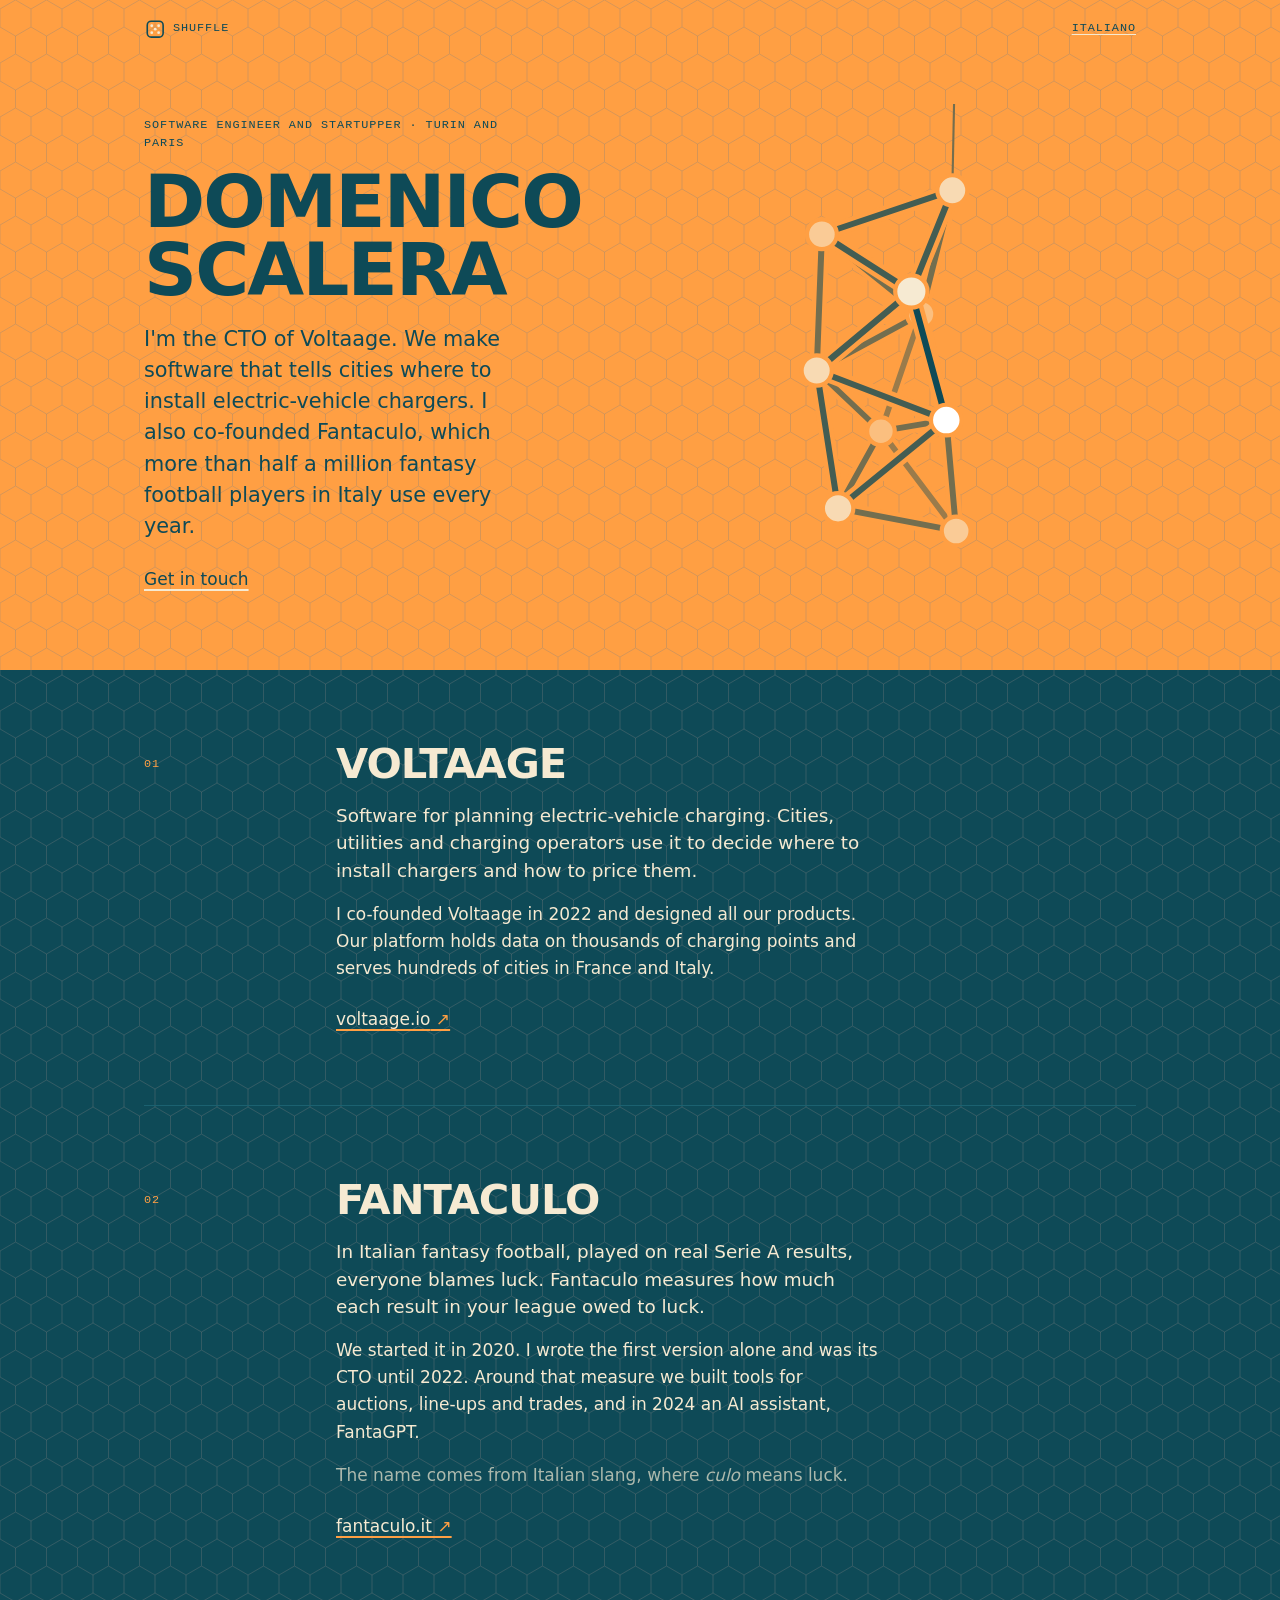
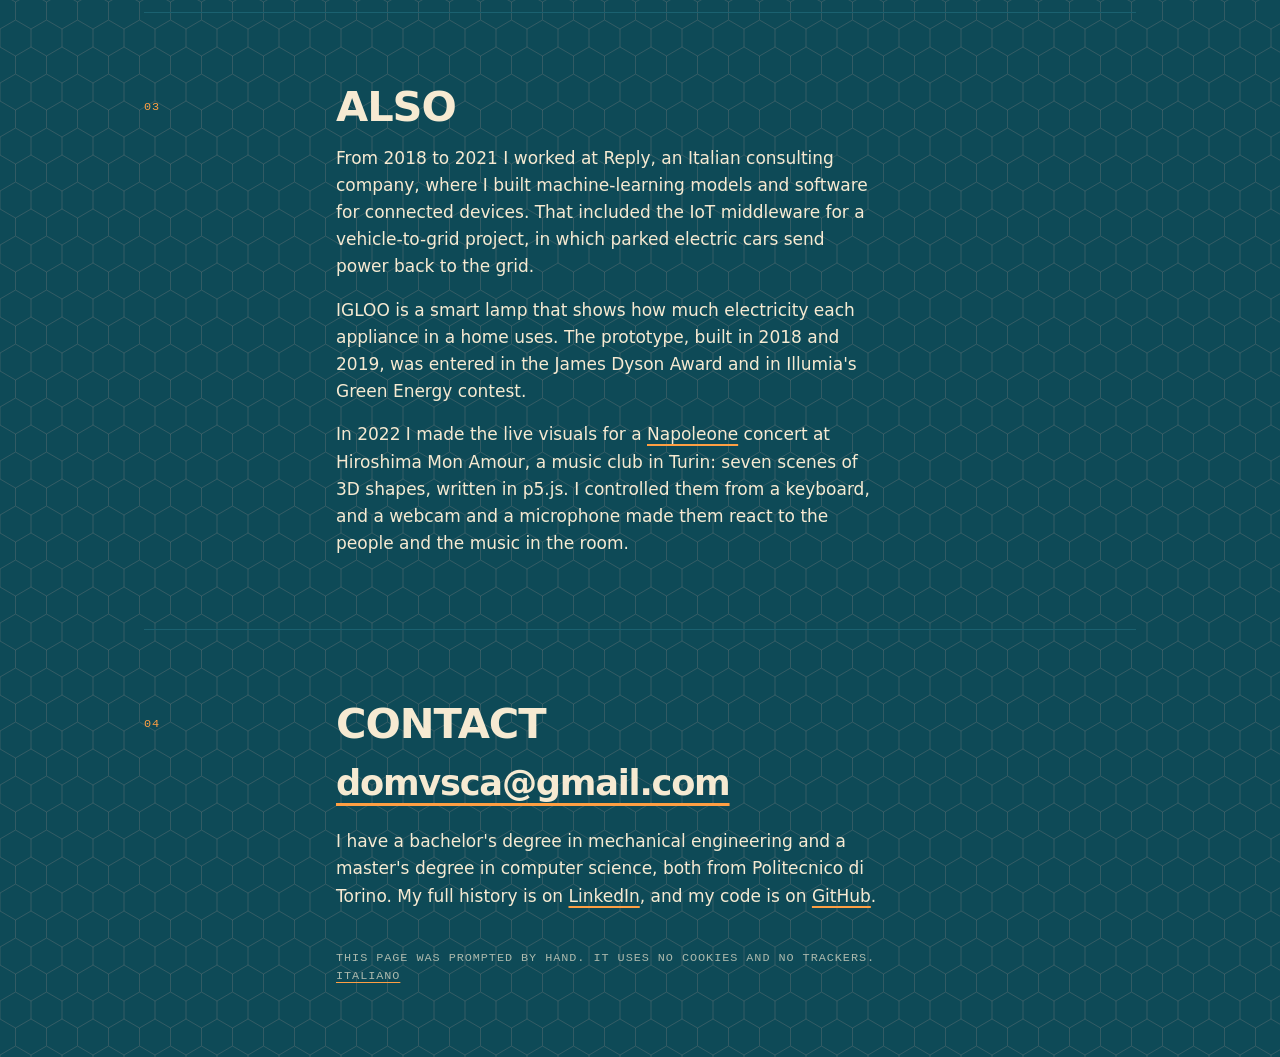
<file: index.html>
<!doctype html>
<html lang="en">
<head>
  <meta charset="utf-8">
  <meta name="viewport" content="width=device-width, initial-scale=1">
  <meta http-equiv="Content-Security-Policy" content="default-src 'none'; script-src 'self'; style-src 'self'; img-src 'self'; base-uri 'none'; form-action 'none'">
  <meta name="color-scheme" content="light dark">
  <title>Domenico Scalera, software engineer and startupper</title>
  <meta name="description" content="Software engineer and startupper. I'm the CTO of Voltaage, which tells cities where to install electric-vehicle chargers, and I co-founded Fantaculo.">
  <meta property="og:type" content="website">
  <meta property="og:url" content="https://domenicoscalera.com/">
  <meta property="og:title" content="Domenico Scalera, software engineer and startupper">
  <meta property="og:description" content="I'm the CTO of Voltaage. We make software that tells cities where to install electric-vehicle chargers. I also co-founded Fantaculo, which more than half a million fantasy football players in Italy use every year.">
  <meta property="og:locale" content="en_GB">
  <meta property="og:locale:alternate" content="it_IT">
  <meta property="og:image" content="https://domenicoscalera.com/assets/og-image.png">
  <meta property="og:image:width" content="1200">
  <meta property="og:image:height" content="630">
  <meta property="og:image:alt" content="Domenico Scalera and the rods-and-nodes drawings from his site">
  <meta name="twitter:card" content="summary_large_image">
  <link rel="icon" href="assets/icon.svg" type="image/svg+xml">
  <link rel="apple-touch-icon" href="assets/apple-touch-icon.png">
  <!-- The address of this page, without the look that a visit may carry in it. -->
  <link rel="canonical" href="https://domenicoscalera.com/">
  <link rel="alternate" hreflang="en" href="https://domenicoscalera.com/">
  <link rel="alternate" hreflang="it" href="https://domenicoscalera.com/it/">
  <link rel="alternate" hreflang="x-default" href="https://domenicoscalera.com/">
  <link rel="stylesheet" href="assets/site.css?v=0.6.0">
  <link rel="stylesheet" href="assets/palettes.css?v=0.6.0">
  <link rel="stylesheet" href="assets/looks.css?v=0.6.0">
  <!-- In the head, before the page is drawn: it picks the look of this visit. -->
  <script src="assets/look.js?v=0.7.0"></script>
  <script type="application/ld+json">
  {
    "@context": "https://schema.org",
    "@type": "Person",
    "name": "Domenico Scalera",
    "url": "https://domenicoscalera.com/",
    "jobTitle": "Software engineer and startupper",
    "worksFor": { "@type": "Organization", "name": "Voltaage", "url": "https://voltaage.io" },
    "sameAs": ["https://www.linkedin.com/in/domvsca/", "https://github.com/domvsca"]
  }
  </script>
  <script src="assets/page.js?v=0.6.0" defer></script>
  <script src="assets/element.js?v=0.6.0" defer></script>
  <script src="assets/shapes.js?v=0.6.0" defer></script>
</head>
<body>
  <div class="page">

    <header id="top" data-section>
      <p class="bar"><a href="it/" lang="it" hreflang="it" data-lang-switch>Italiano</a></p>
      <div class="hero">
        <div class="intro">
          <p class="kicker"><span>Software engineer and startupper</span> <span>Turin and Paris</span></p>
          <h1 translate="no">Domenico Scalera</h1>
          <p class="lede">I'm the CTO of <span translate="no">Voltaage</span>. We make software that tells cities where to install electric-vehicle chargers. I also co-founded <span translate="no">Fantaculo</span>, which more than half a million fantasy football players in Italy use every year.</p>
          <p class="jump"><a href="#contact">Get in touch</a></p>
        </div>
        <figure class="element" data-element="on" aria-hidden="true">
          <!-- pose:start -->
          <svg class="rods" viewBox="-180 -150 360 285" role="presentation" focusable="false" data-node-r="8.5" data-rod-w="3.4" data-case-w="8.4" data-depth="115">
            <line class="thread" data-anchor="0 -400 0" data-node="n0" x1="0" y1="-454.32" x2="0" y2="-101.15"/>
            <g class="pieces">
              <g class="rod d3" data-a="n6" data-b="n7"><line class="case" x1="46.82" y1="24.71" x2="-46.26" y2="24.61" stroke-width="7.44"/><line class="ink" x1="46.82" y1="24.71" x2="-46.26" y2="24.61" stroke-width="3.01"/></g>
              <g class="rod d3" data-a="n2" data-b="n7"><line class="case" x1="0.33" y1="-56.14" x2="-46.26" y2="24.61" stroke-width="7.45"/><line class="ink" x1="0.33" y1="-56.14" x2="-46.26" y2="24.61" stroke-width="3.02"/></g>
              <g class="rod d2" data-a="n3" data-b="n7"><line class="case" x1="-82.61" y1="-48.38" x2="-46.26" y2="24.61" stroke-width="7.8"/><line class="ink" x1="-82.61" y1="-48.38" x2="-46.26" y2="24.61" stroke-width="3.16"/></g>
              <g class="rod d2" data-a="n7" data-b="n8"><line class="case" x1="-46.26" y1="24.61" x2="-87.56" y2="50.99" stroke-width="8.03"/><line class="ink" x1="-46.26" y1="24.61" x2="-87.56" y2="50.99" stroke-width="3.25"/></g>
              <g class="rod d2" data-a="n7" data-b="n11"><line class="case" x1="-46.26" y1="24.61" x2="0" y2="94.27" stroke-width="7.77"/><line class="ink" x1="-46.26" y1="24.61" x2="0" y2="94.27" stroke-width="3.15"/></g>
              <circle class="node d3" data-id="n7" data-x="-52.27" data-y="44.72" data-z="72.58" cx="-46.26" cy="24.61" r="7.52"/>
              <g class="rod d2" data-a="n1" data-b="n6"><line class="case" x1="82.92" y1="-48.28" x2="46.82" y2="24.71" stroke-width="7.81"/><line class="ink" x1="82.92" y1="-48.28" x2="46.82" y2="24.71" stroke-width="3.16"/></g>
              <g class="rod d3" data-a="n2" data-b="n6"><line class="case" x1="0.33" y1="-56.14" x2="46.82" y2="24.71" stroke-width="7.45"/><line class="ink" x1="0.33" y1="-56.14" x2="46.82" y2="24.71" stroke-width="3.02"/></g>
              <g class="rod d2" data-a="n6" data-b="n11"><line class="case" x1="46.82" y1="24.71" x2="0" y2="94.27" stroke-width="7.78"/><line class="ink" x1="46.82" y1="24.71" x2="0" y2="94.27" stroke-width="3.15"/></g>
              <g class="rod d2" data-a="n10" data-b="n6"><line class="case" x1="87.43" y1="51.2" x2="46.82" y2="24.71" stroke-width="8.04"/><line class="ink" x1="87.43" y1="51.2" x2="46.82" y2="24.71" stroke-width="3.25"/></g>
              <circle class="node d3" data-id="n6" data-x="52.87" data-y="44.72" data-z="72.14" cx="46.82" cy="24.71" r="7.53"/>
              <g class="rod d2" data-a="n1" data-b="n2"><line class="case" x1="82.92" y1="-48.28" x2="0.33" y2="-56.14" stroke-width="7.82"/><line class="ink" x1="82.92" y1="-48.28" x2="0.33" y2="-56.14" stroke-width="3.17"/></g>
              <g class="rod d2" data-a="n0" data-b="n2"><line class="case" x1="0" y1="-101.15" x2="0.33" y2="-56.14" stroke-width="8.09"/><line class="ink" x1="0" y1="-101.15" x2="0.33" y2="-56.14" stroke-width="3.27"/></g>
              <g class="rod d2" data-a="n2" data-b="n3"><line class="case" x1="0.33" y1="-56.14" x2="-82.61" y2="-48.38" stroke-width="7.82"/><line class="ink" x1="0.33" y1="-56.14" x2="-82.61" y2="-48.38" stroke-width="3.16"/></g>
              <circle class="node d3" data-id="n2" data-x="0.37" data-y="-44.72" data-z="89.44" cx="0.33" cy="-56.14" r="7.56"/>
              <g class="rod d2" data-a="n8" data-b="n11"><line class="case" x1="-87.56" y1="50.99" x2="0" y2="94.27" stroke-width="8.37"/><line class="ink" x1="-87.56" y1="50.99" x2="0" y2="94.27" stroke-width="3.39"/></g>
              <g class="rod d1" data-a="n9" data-b="n11"><line class="case" x1="-0.43" y1="72.19" x2="0" y2="94.27" stroke-width="8.86"/><line class="ink" x1="-0.43" y1="72.19" x2="0" y2="94.27" stroke-width="3.59"/></g>
              <g class="rod d2" data-a="n10" data-b="n11"><line class="case" x1="87.43" y1="51.2" x2="0" y2="94.27" stroke-width="8.38"/><line class="ink" x1="87.43" y1="51.2" x2="0" y2="94.27" stroke-width="3.39"/></g>
              <circle class="node d2" data-id="n11" data-x="0" data-y="100" data-z="0" cx="0" cy="94.27" r="8.21"/>
              <g class="rod d1" data-a="n0" data-b="n3"><line class="case" x1="0" y1="-101.15" x2="-82.61" y2="-48.38" stroke-width="8.44"/><line class="ink" x1="0" y1="-101.15" x2="-82.61" y2="-48.38" stroke-width="3.42"/></g>
              <g class="rod d1" data-a="n3" data-b="n4"><line class="case" x1="-82.61" y1="-48.38" x2="-60.72" y2="-32.04" stroke-width="8.91"/><line class="ink" x1="-82.61" y1="-48.38" x2="-60.72" y2="-32.04" stroke-width="3.61"/></g>
              <g class="rod d2" data-a="n3" data-b="n8"><line class="case" x1="-82.61" y1="-48.38" x2="-87.56" y2="50.99" stroke-width="8.4"/><line class="ink" x1="-82.61" y1="-48.38" x2="-87.56" y2="50.99" stroke-width="3.4"/></g>
              <circle class="node d2" data-id="n3" data-x="-84.95" data-y="-44.72" data-z="27.99" cx="-82.61" cy="-48.38" r="8.27"/>
              <g class="rod d1" data-a="n0" data-b="n1"><line class="case" x1="0" y1="-101.15" x2="82.92" y2="-48.28" stroke-width="8.44"/><line class="ink" x1="0" y1="-101.15" x2="82.92" y2="-48.28" stroke-width="3.42"/></g>
              <g class="rod d1" data-a="n5" data-b="n1"><line class="case" x1="60.08" y1="-31.96" x2="82.92" y2="-48.28" stroke-width="8.92"/><line class="ink" x1="60.08" y1="-31.96" x2="82.92" y2="-48.28" stroke-width="3.61"/></g>
              <g class="rod d1" data-a="n1" data-b="n10"><line class="case" x1="82.92" y1="-48.28" x2="87.43" y2="51.2" stroke-width="8.41"/><line class="ink" x1="82.92" y1="-48.28" x2="87.43" y2="51.2" stroke-width="3.4"/></g>
              <circle class="node d2" data-id="n1" data-x="85.18" data-y="-44.72" data-z="27.29" cx="82.92" cy="-48.28" r="8.27"/>
              <g class="rod d1" data-a="n4" data-b="n8"><line class="case" x1="-60.72" y1="-32.04" x2="-87.56" y2="50.99" stroke-width="9.14"/><line class="ink" x1="-60.72" y1="-32.04" x2="-87.56" y2="50.99" stroke-width="3.7"/></g>
              <g class="rod d1" data-a="n8" data-b="n9"><line class="case" x1="-87.56" y1="50.99" x2="-0.43" y2="72.19" stroke-width="9.12"/><line class="ink" x1="-87.56" y1="50.99" x2="-0.43" y2="72.19" stroke-width="3.69"/></g>
              <circle class="node d1" data-id="n8" data-x="-85.18" data-y="44.72" data-z="-27.29" cx="-87.56" cy="50.99" r="8.74"/>
              <g class="rod d1" data-a="n9" data-b="n10"><line class="case" x1="-0.43" y1="72.19" x2="87.43" y2="51.2" stroke-width="9.12"/><line class="ink" x1="-0.43" y1="72.19" x2="87.43" y2="51.2" stroke-width="3.69"/></g>
              <g class="rod d1" data-a="n5" data-b="n10"><line class="case" x1="60.08" y1="-31.96" x2="87.43" y2="51.2" stroke-width="9.15"/><line class="ink" x1="60.08" y1="-31.96" x2="87.43" y2="51.2" stroke-width="3.7"/></g>
              <circle class="node d1" data-id="n10" data-x="84.95" data-y="44.72" data-z="-27.99" cx="87.43" cy="51.2" r="8.75"/>
              <g class="rod d1" data-a="n0" data-b="n4"><line class="case" x1="0" y1="-101.15" x2="-60.72" y2="-32.04" stroke-width="9.18"/><line class="ink" x1="0" y1="-101.15" x2="-60.72" y2="-32.04" stroke-width="3.71"/></g>
              <g class="rod d1" data-a="n0" data-b="n5"><line class="case" x1="0" y1="-101.15" x2="60.08" y2="-31.96" stroke-width="9.18"/><line class="ink" x1="0" y1="-101.15" x2="60.08" y2="-31.96" stroke-width="3.72"/></g>
              <circle class="node d1" data-id="n0" data-x="0" data-y="-100" data-z="0" cx="0" cy="-101.15" r="8.81"/>
              <g class="rod d0" data-a="n4" data-b="n9"><line class="case" x1="-60.72" y1="-32.04" x2="-0.43" y2="72.19" stroke-width="9.62"/><line class="ink" x1="-60.72" y1="-32.04" x2="-0.43" y2="72.19" stroke-width="3.9"/></g>
              <g class="rod d0" data-a="n5" data-b="n9"><line class="case" x1="60.08" y1="-31.96" x2="-0.43" y2="72.19" stroke-width="9.63"/><line class="ink" x1="60.08" y1="-31.96" x2="-0.43" y2="72.19" stroke-width="3.9"/></g>
              <circle class="node d0 mark" data-id="n9" data-x="-0.37" data-y="44.72" data-z="-89.44" cx="-0.43" cy="72.19" r="9.71"/>
              <g class="rod d0" data-a="n4" data-b="n5"><line class="case" x1="-60.72" y1="-32.04" x2="60.08" y2="-31.96" stroke-width="9.65"/><line class="ink" x1="-60.72" y1="-32.04" x2="60.08" y2="-31.96" stroke-width="3.91"/></g>
              <circle class="node d0" data-id="n4" data-x="-52.87" data-y="-44.72" data-z="-72.14" cx="-60.72" cy="-32.04" r="9.76"/>
              <circle class="node d0" data-id="n5" data-x="52.27" data-y="-44.72" data-z="-72.58" cx="60.08" cy="-31.96" r="9.77"/>
            </g>
          </svg>
          <!-- pose:end -->
        </figure>
      </div>
    </header>

    <main>
      <section id="voltaage" data-section>
        <p class="num">01</p>
        <div class="body">
          <h2 translate="no">Voltaage</h2>
          <p class="what">Software for planning electric-vehicle charging. Cities, utilities and charging operators use it to decide where to install chargers and how to price them.</p>
          <p>I co-founded <span translate="no">Voltaage</span> in 2022 and designed all our products. Our platform holds data on thousands of charging points and serves hundreds of cities in France and Italy.</p>
          <p class="out"><a href="https://voltaage.io" target="_blank" rel="noopener">voltaage.io</a></p>
        </div>
      </section>

      <section id="fantaculo" data-section>
        <p class="num">02</p>
        <div class="body">
          <h2 translate="no">Fantaculo</h2>
          <p class="what">In Italian fantasy football, played on real Serie A results, everyone blames luck. <span translate="no">Fantaculo</span> measures how much each result in your league owed to luck.</p>
          <p>We started it in 2020. I wrote the first version alone and was its CTO until 2022. Around that measure we built tools for auctions, line-ups and trades, and in 2024 an AI assistant, <span translate="no">FantaGPT</span>.</p>
          <p class="aside">The name comes from Italian slang, where <i lang="it">culo</i> means luck.</p>
          <p class="out"><a href="https://fantaculo.it" target="_blank" rel="noopener">fantaculo.it</a></p>
        </div>
      </section>

      <section id="also" data-section>
        <p class="num">03</p>
        <div class="body">
          <h2>Also</h2>
          <p>From 2018 to 2021 I worked at <span translate="no">Reply</span>, an Italian consulting company, where I built machine-learning models and software for connected devices. That included the IoT middleware for a vehicle-to-grid project, in which parked electric cars send power back to the grid.</p>
          <p><span translate="no">IGLOO</span> is a smart lamp that shows how much electricity each appliance in a home uses. The prototype, built in 2018 and 2019, was entered in the James Dyson Award and in Illumia's Green Energy contest.</p>
          <p>In 2022 I made the live visuals for a <a href="https://open.spotify.com/artist/4nQ1upAEMpLOBRRajwOoaG" target="_blank" rel="noopener" translate="no">Napoleone</a> concert at <span translate="no">Hiroshima Mon Amour</span>, a music club in Turin: seven scenes of 3D shapes, written in p5.js. I controlled them from a keyboard, and a webcam and a microphone made them react to the people and the music in the room.</p>
        </div>
      </section>
    </main>

    <footer id="contact" data-section>
      <p class="num">04</p>
      <div class="body">
        <h2>Contact</h2>
        <p class="mail"><a href="mailto:domvsca@gmail.com" translate="no">domvsca@gmail.com</a></p>
        <p>I have a bachelor's degree in mechanical engineering and a master's degree in computer science, both from Politecnico di Torino. My full history is on <a href="https://www.linkedin.com/in/domvsca/" target="_blank" rel="noopener">LinkedIn</a>, and my code is on <a href="https://github.com/domvsca" target="_blank" rel="noopener">GitHub</a>.</p>
        <p class="fine">This page was prompted by hand. It uses no cookies and no trackers. <a href="it/" lang="it" hreflang="it" data-lang-switch>Italiano</a></p>
      </div>
    </footer>

  </div>
</body>
</html>
</file>
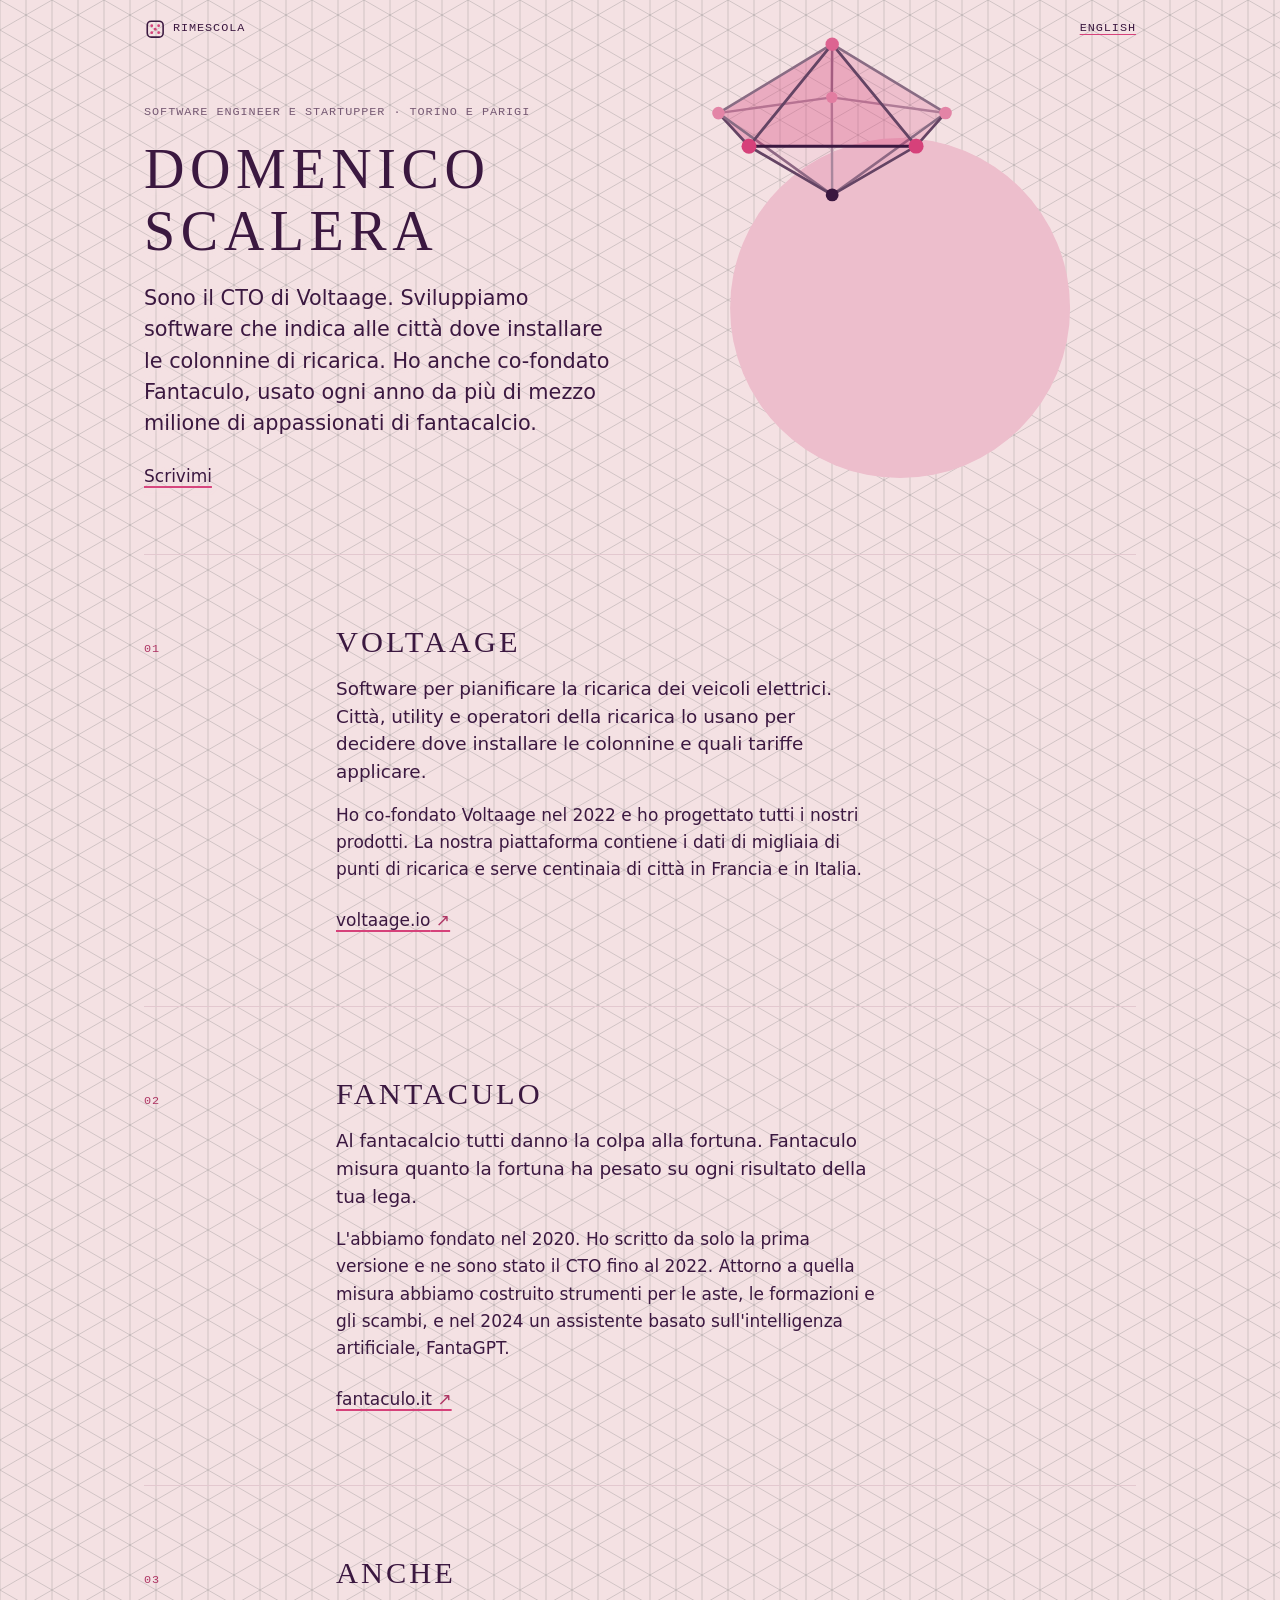
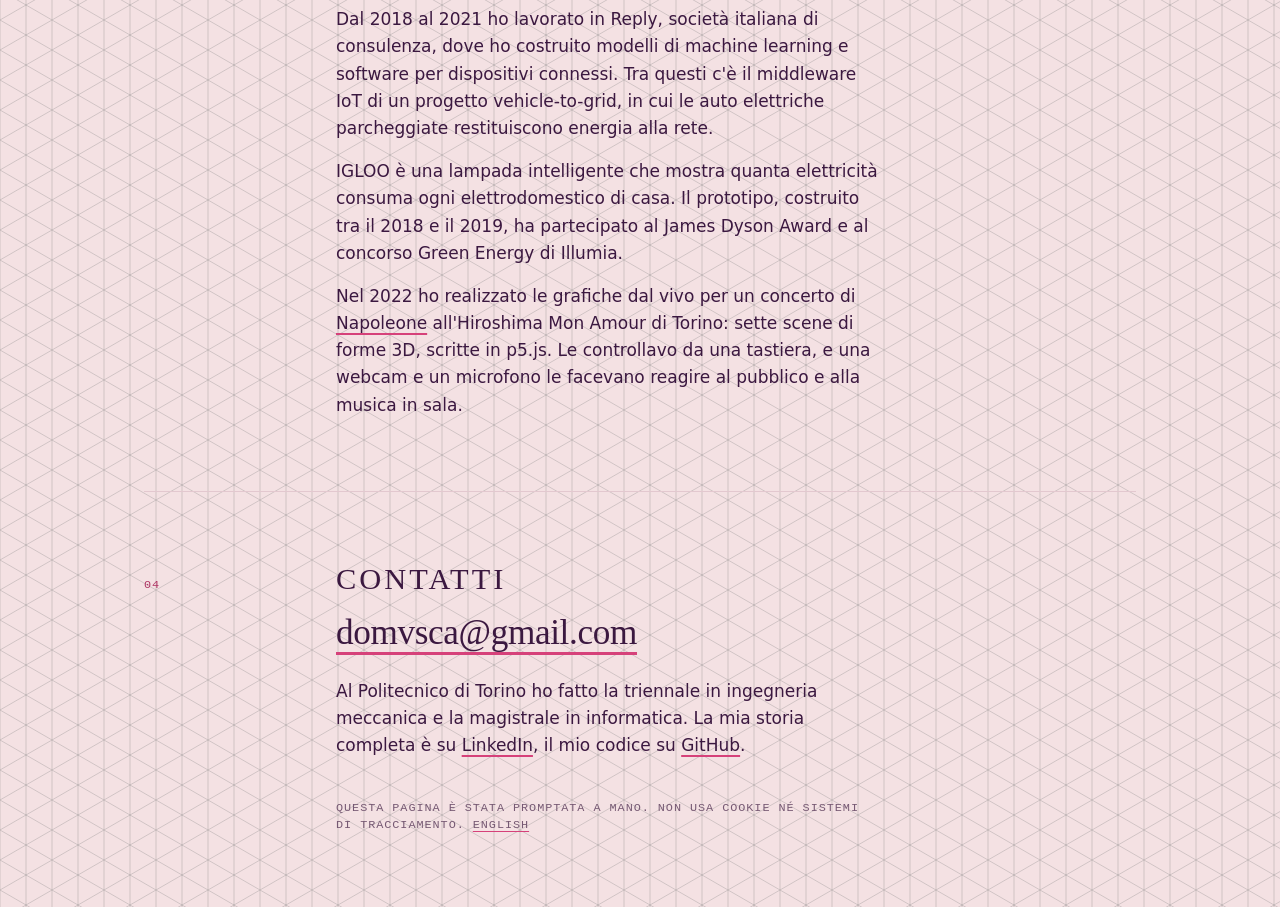
<file: it/index.html>
<!doctype html>
<html lang="it">
<head>
  <meta charset="utf-8">
  <meta name="viewport" content="width=device-width, initial-scale=1">
  <meta http-equiv="Content-Security-Policy" content="default-src 'none'; script-src 'self'; style-src 'self'; img-src 'self'; base-uri 'none'; form-action 'none'">
  <meta name="color-scheme" content="light dark">
  <title>Domenico Scalera, software engineer e startupper</title>
  <meta name="description" content="Software engineer e startupper. Sono il CTO di Voltaage, che indica alle città dove installare le colonnine di ricarica, e ho co-fondato Fantaculo.">
  <meta property="og:type" content="website">
  <meta property="og:url" content="https://domenicoscalera.com/it/">
  <meta property="og:title" content="Domenico Scalera, software engineer e startupper">
  <meta property="og:description" content="Sono il CTO di Voltaage. Sviluppiamo software che indica alle città dove installare le colonnine di ricarica. Ho anche co-fondato Fantaculo, usato ogni anno da più di mezzo milione di appassionati di fantacalcio.">
  <meta property="og:locale" content="it_IT">
  <meta property="og:locale:alternate" content="en_GB">
  <meta property="og:image" content="https://domenicoscalera.com/assets/og-image-it.png">
  <meta property="og:image:width" content="1200">
  <meta property="og:image:height" content="630">
  <meta property="og:image:alt" content="Domenico Scalera e i disegni di aste e nodi del suo sito">
  <meta name="twitter:card" content="summary_large_image">
  <link rel="icon" href="../assets/icon.svg" type="image/svg+xml">
  <link rel="apple-touch-icon" href="../assets/apple-touch-icon.png">
  <!-- The address of this page, without the look that a visit may carry in it. -->
  <link rel="canonical" href="https://domenicoscalera.com/it/">
  <link rel="alternate" hreflang="en" href="https://domenicoscalera.com/">
  <link rel="alternate" hreflang="it" href="https://domenicoscalera.com/it/">
  <link rel="alternate" hreflang="x-default" href="https://domenicoscalera.com/">
  <link rel="stylesheet" href="../assets/site.css?v=0.6.0">
  <link rel="stylesheet" href="../assets/palettes.css?v=0.6.0">
  <link rel="stylesheet" href="../assets/looks.css?v=0.6.0">
  <!-- In the head, before the page is drawn: it picks the look of this visit. -->
  <script src="../assets/look.js?v=0.7.0"></script>
  <script type="application/ld+json">
  {
    "@context": "https://schema.org",
    "@type": "Person",
    "name": "Domenico Scalera",
    "url": "https://domenicoscalera.com/",
    "jobTitle": "Software engineer e startupper",
    "worksFor": { "@type": "Organization", "name": "Voltaage", "url": "https://voltaage.io" },
    "sameAs": ["https://www.linkedin.com/in/domvsca/", "https://github.com/domvsca"]
  }
  </script>
  <script src="../assets/page.js?v=0.6.0" defer></script>
  <script src="../assets/element.js?v=0.6.0" defer></script>
  <script src="../assets/shapes.js?v=0.6.0" defer></script>
</head>
<body>
  <div class="page">

    <header id="top" data-section>
      <p class="bar"><a href="../" lang="en" hreflang="en" data-lang-switch>English</a></p>
      <div class="hero">
        <div class="intro">
          <p class="kicker"><span>Software engineer e startupper</span> <span>Torino e Parigi</span></p>
          <h1 translate="no">Domenico Scalera</h1>
          <p class="lede">Sono il CTO di <span translate="no">Voltaage</span>. Sviluppiamo software che indica alle città dove installare le colonnine di ricarica. Ho anche co-fondato <span translate="no">Fantaculo</span>, usato ogni anno da più di mezzo milione di appassionati di fantacalcio.</p>
          <p class="jump"><a href="#contact">Scrivimi</a></p>
        </div>
        <figure class="element" data-element="on" aria-hidden="true">
          <!-- pose:start -->
          <svg class="rods" viewBox="-180 -150 360 285" role="presentation" focusable="false" data-node-r="8.5" data-rod-w="3.4" data-case-w="8.4" data-depth="115">
            <line class="thread" data-anchor="0 -400 0" data-node="n0" x1="0" y1="-454.32" x2="0" y2="-101.15"/>
            <g class="pieces">
              <g class="rod d3" data-a="n6" data-b="n7"><line class="case" x1="46.82" y1="24.71" x2="-46.26" y2="24.61" stroke-width="7.44"/><line class="ink" x1="46.82" y1="24.71" x2="-46.26" y2="24.61" stroke-width="3.01"/></g>
              <g class="rod d3" data-a="n2" data-b="n7"><line class="case" x1="0.33" y1="-56.14" x2="-46.26" y2="24.61" stroke-width="7.45"/><line class="ink" x1="0.33" y1="-56.14" x2="-46.26" y2="24.61" stroke-width="3.02"/></g>
              <g class="rod d2" data-a="n3" data-b="n7"><line class="case" x1="-82.61" y1="-48.38" x2="-46.26" y2="24.61" stroke-width="7.8"/><line class="ink" x1="-82.61" y1="-48.38" x2="-46.26" y2="24.61" stroke-width="3.16"/></g>
              <g class="rod d2" data-a="n7" data-b="n8"><line class="case" x1="-46.26" y1="24.61" x2="-87.56" y2="50.99" stroke-width="8.03"/><line class="ink" x1="-46.26" y1="24.61" x2="-87.56" y2="50.99" stroke-width="3.25"/></g>
              <g class="rod d2" data-a="n7" data-b="n11"><line class="case" x1="-46.26" y1="24.61" x2="0" y2="94.27" stroke-width="7.77"/><line class="ink" x1="-46.26" y1="24.61" x2="0" y2="94.27" stroke-width="3.15"/></g>
              <circle class="node d3" data-id="n7" data-x="-52.27" data-y="44.72" data-z="72.58" cx="-46.26" cy="24.61" r="7.52"/>
              <g class="rod d2" data-a="n1" data-b="n6"><line class="case" x1="82.92" y1="-48.28" x2="46.82" y2="24.71" stroke-width="7.81"/><line class="ink" x1="82.92" y1="-48.28" x2="46.82" y2="24.71" stroke-width="3.16"/></g>
              <g class="rod d3" data-a="n2" data-b="n6"><line class="case" x1="0.33" y1="-56.14" x2="46.82" y2="24.71" stroke-width="7.45"/><line class="ink" x1="0.33" y1="-56.14" x2="46.82" y2="24.71" stroke-width="3.02"/></g>
              <g class="rod d2" data-a="n6" data-b="n11"><line class="case" x1="46.82" y1="24.71" x2="0" y2="94.27" stroke-width="7.78"/><line class="ink" x1="46.82" y1="24.71" x2="0" y2="94.27" stroke-width="3.15"/></g>
              <g class="rod d2" data-a="n10" data-b="n6"><line class="case" x1="87.43" y1="51.2" x2="46.82" y2="24.71" stroke-width="8.04"/><line class="ink" x1="87.43" y1="51.2" x2="46.82" y2="24.71" stroke-width="3.25"/></g>
              <circle class="node d3" data-id="n6" data-x="52.87" data-y="44.72" data-z="72.14" cx="46.82" cy="24.71" r="7.53"/>
              <g class="rod d2" data-a="n1" data-b="n2"><line class="case" x1="82.92" y1="-48.28" x2="0.33" y2="-56.14" stroke-width="7.82"/><line class="ink" x1="82.92" y1="-48.28" x2="0.33" y2="-56.14" stroke-width="3.17"/></g>
              <g class="rod d2" data-a="n0" data-b="n2"><line class="case" x1="0" y1="-101.15" x2="0.33" y2="-56.14" stroke-width="8.09"/><line class="ink" x1="0" y1="-101.15" x2="0.33" y2="-56.14" stroke-width="3.27"/></g>
              <g class="rod d2" data-a="n2" data-b="n3"><line class="case" x1="0.33" y1="-56.14" x2="-82.61" y2="-48.38" stroke-width="7.82"/><line class="ink" x1="0.33" y1="-56.14" x2="-82.61" y2="-48.38" stroke-width="3.16"/></g>
              <circle class="node d3" data-id="n2" data-x="0.37" data-y="-44.72" data-z="89.44" cx="0.33" cy="-56.14" r="7.56"/>
              <g class="rod d2" data-a="n8" data-b="n11"><line class="case" x1="-87.56" y1="50.99" x2="0" y2="94.27" stroke-width="8.37"/><line class="ink" x1="-87.56" y1="50.99" x2="0" y2="94.27" stroke-width="3.39"/></g>
              <g class="rod d1" data-a="n9" data-b="n11"><line class="case" x1="-0.43" y1="72.19" x2="0" y2="94.27" stroke-width="8.86"/><line class="ink" x1="-0.43" y1="72.19" x2="0" y2="94.27" stroke-width="3.59"/></g>
              <g class="rod d2" data-a="n10" data-b="n11"><line class="case" x1="87.43" y1="51.2" x2="0" y2="94.27" stroke-width="8.38"/><line class="ink" x1="87.43" y1="51.2" x2="0" y2="94.27" stroke-width="3.39"/></g>
              <circle class="node d2" data-id="n11" data-x="0" data-y="100" data-z="0" cx="0" cy="94.27" r="8.21"/>
              <g class="rod d1" data-a="n0" data-b="n3"><line class="case" x1="0" y1="-101.15" x2="-82.61" y2="-48.38" stroke-width="8.44"/><line class="ink" x1="0" y1="-101.15" x2="-82.61" y2="-48.38" stroke-width="3.42"/></g>
              <g class="rod d1" data-a="n3" data-b="n4"><line class="case" x1="-82.61" y1="-48.38" x2="-60.72" y2="-32.04" stroke-width="8.91"/><line class="ink" x1="-82.61" y1="-48.38" x2="-60.72" y2="-32.04" stroke-width="3.61"/></g>
              <g class="rod d2" data-a="n3" data-b="n8"><line class="case" x1="-82.61" y1="-48.38" x2="-87.56" y2="50.99" stroke-width="8.4"/><line class="ink" x1="-82.61" y1="-48.38" x2="-87.56" y2="50.99" stroke-width="3.4"/></g>
              <circle class="node d2" data-id="n3" data-x="-84.95" data-y="-44.72" data-z="27.99" cx="-82.61" cy="-48.38" r="8.27"/>
              <g class="rod d1" data-a="n0" data-b="n1"><line class="case" x1="0" y1="-101.15" x2="82.92" y2="-48.28" stroke-width="8.44"/><line class="ink" x1="0" y1="-101.15" x2="82.92" y2="-48.28" stroke-width="3.42"/></g>
              <g class="rod d1" data-a="n5" data-b="n1"><line class="case" x1="60.08" y1="-31.96" x2="82.92" y2="-48.28" stroke-width="8.92"/><line class="ink" x1="60.08" y1="-31.96" x2="82.92" y2="-48.28" stroke-width="3.61"/></g>
              <g class="rod d1" data-a="n1" data-b="n10"><line class="case" x1="82.92" y1="-48.28" x2="87.43" y2="51.2" stroke-width="8.41"/><line class="ink" x1="82.92" y1="-48.28" x2="87.43" y2="51.2" stroke-width="3.4"/></g>
              <circle class="node d2" data-id="n1" data-x="85.18" data-y="-44.72" data-z="27.29" cx="82.92" cy="-48.28" r="8.27"/>
              <g class="rod d1" data-a="n4" data-b="n8"><line class="case" x1="-60.72" y1="-32.04" x2="-87.56" y2="50.99" stroke-width="9.14"/><line class="ink" x1="-60.72" y1="-32.04" x2="-87.56" y2="50.99" stroke-width="3.7"/></g>
              <g class="rod d1" data-a="n8" data-b="n9"><line class="case" x1="-87.56" y1="50.99" x2="-0.43" y2="72.19" stroke-width="9.12"/><line class="ink" x1="-87.56" y1="50.99" x2="-0.43" y2="72.19" stroke-width="3.69"/></g>
              <circle class="node d1" data-id="n8" data-x="-85.18" data-y="44.72" data-z="-27.29" cx="-87.56" cy="50.99" r="8.74"/>
              <g class="rod d1" data-a="n9" data-b="n10"><line class="case" x1="-0.43" y1="72.19" x2="87.43" y2="51.2" stroke-width="9.12"/><line class="ink" x1="-0.43" y1="72.19" x2="87.43" y2="51.2" stroke-width="3.69"/></g>
              <g class="rod d1" data-a="n5" data-b="n10"><line class="case" x1="60.08" y1="-31.96" x2="87.43" y2="51.2" stroke-width="9.15"/><line class="ink" x1="60.08" y1="-31.96" x2="87.43" y2="51.2" stroke-width="3.7"/></g>
              <circle class="node d1" data-id="n10" data-x="84.95" data-y="44.72" data-z="-27.99" cx="87.43" cy="51.2" r="8.75"/>
              <g class="rod d1" data-a="n0" data-b="n4"><line class="case" x1="0" y1="-101.15" x2="-60.72" y2="-32.04" stroke-width="9.18"/><line class="ink" x1="0" y1="-101.15" x2="-60.72" y2="-32.04" stroke-width="3.71"/></g>
              <g class="rod d1" data-a="n0" data-b="n5"><line class="case" x1="0" y1="-101.15" x2="60.08" y2="-31.96" stroke-width="9.18"/><line class="ink" x1="0" y1="-101.15" x2="60.08" y2="-31.96" stroke-width="3.72"/></g>
              <circle class="node d1" data-id="n0" data-x="0" data-y="-100" data-z="0" cx="0" cy="-101.15" r="8.81"/>
              <g class="rod d0" data-a="n4" data-b="n9"><line class="case" x1="-60.72" y1="-32.04" x2="-0.43" y2="72.19" stroke-width="9.62"/><line class="ink" x1="-60.72" y1="-32.04" x2="-0.43" y2="72.19" stroke-width="3.9"/></g>
              <g class="rod d0" data-a="n5" data-b="n9"><line class="case" x1="60.08" y1="-31.96" x2="-0.43" y2="72.19" stroke-width="9.63"/><line class="ink" x1="60.08" y1="-31.96" x2="-0.43" y2="72.19" stroke-width="3.9"/></g>
              <circle class="node d0 mark" data-id="n9" data-x="-0.37" data-y="44.72" data-z="-89.44" cx="-0.43" cy="72.19" r="9.71"/>
              <g class="rod d0" data-a="n4" data-b="n5"><line class="case" x1="-60.72" y1="-32.04" x2="60.08" y2="-31.96" stroke-width="9.65"/><line class="ink" x1="-60.72" y1="-32.04" x2="60.08" y2="-31.96" stroke-width="3.91"/></g>
              <circle class="node d0" data-id="n4" data-x="-52.87" data-y="-44.72" data-z="-72.14" cx="-60.72" cy="-32.04" r="9.76"/>
              <circle class="node d0" data-id="n5" data-x="52.27" data-y="-44.72" data-z="-72.58" cx="60.08" cy="-31.96" r="9.77"/>
            </g>
          </svg>
          <!-- pose:end -->
        </figure>
      </div>
    </header>

    <main>
      <section id="voltaage" data-section>
        <p class="num">01</p>
        <div class="body">
          <h2 translate="no">Voltaage</h2>
          <p class="what">Software per pianificare la ricarica dei veicoli elettrici. Città, utility e operatori della ricarica lo usano per decidere dove installare le colonnine e quali tariffe applicare.</p>
          <p>Ho co-fondato <span translate="no">Voltaage</span> nel 2022 e ho progettato tutti i nostri prodotti. La nostra piattaforma contiene i dati di migliaia di punti di ricarica e serve centinaia di città in Francia e in Italia.</p>
          <p class="out"><a href="https://voltaage.io" target="_blank" rel="noopener">voltaage.io</a></p>
        </div>
      </section>

      <section id="fantaculo" data-section>
        <p class="num">02</p>
        <div class="body">
          <h2 translate="no">Fantaculo</h2>
          <p class="what">Al fantacalcio tutti danno la colpa alla fortuna. <span translate="no">Fantaculo</span> misura quanto la fortuna ha pesato su ogni risultato della tua lega.</p>
          <p>L'abbiamo fondato nel 2020. Ho scritto da solo la prima versione e ne sono stato il CTO fino al 2022. Attorno a quella misura abbiamo costruito strumenti per le aste, le formazioni e gli scambi, e nel 2024 un assistente basato sull'intelligenza artificiale, <span translate="no">FantaGPT</span>.</p>
          <p class="out"><a href="https://fantaculo.it" target="_blank" rel="noopener">fantaculo.it</a></p>
        </div>
      </section>

      <section id="also" data-section>
        <p class="num">03</p>
        <div class="body">
          <h2>Anche</h2>
          <p>Dal 2018 al 2021 ho lavorato in <span translate="no">Reply</span>, società italiana di consulenza, dove ho costruito modelli di machine learning e software per dispositivi connessi. Tra questi c'è il middleware IoT di un progetto vehicle-to-grid, in cui le auto elettriche parcheggiate restituiscono energia alla rete.</p>
          <p><span translate="no">IGLOO</span> è una lampada intelligente che mostra quanta elettricità consuma ogni elettrodomestico di casa. Il prototipo, costruito tra il 2018 e il 2019, ha partecipato al James Dyson Award e al concorso Green Energy di Illumia.</p>
          <p>Nel 2022 ho realizzato le grafiche dal vivo per un concerto di <a href="https://open.spotify.com/artist/4nQ1upAEMpLOBRRajwOoaG" target="_blank" rel="noopener" translate="no">Napoleone</a> all'<span translate="no">Hiroshima Mon Amour</span> di Torino: sette scene di forme 3D, scritte in p5.js. Le controllavo da una tastiera, e una webcam e un microfono le facevano reagire al pubblico e alla musica in sala.</p>
        </div>
      </section>
    </main>

    <footer id="contact" data-section>
      <p class="num">04</p>
      <div class="body">
        <h2>Contatti</h2>
        <p class="mail"><a href="mailto:domvsca@gmail.com" translate="no">domvsca@gmail.com</a></p>
        <p>Al Politecnico di Torino ho fatto la triennale in ingegneria meccanica e la magistrale in informatica. La mia storia completa è su <a href="https://www.linkedin.com/in/domvsca/" target="_blank" rel="noopener">LinkedIn</a>, il mio codice su <a href="https://github.com/domvsca" target="_blank" rel="noopener">GitHub</a>.</p>
        <p class="fine">Questa pagina è stata promptata a mano. Non usa cookie né sistemi di tracciamento. <a href="../" lang="en" hreflang="en" data-lang-switch>English</a></p>
      </div>
    </footer>

  </div>
</body>
</html>
</file>
<file: assets/site.css>
/*
 * One stylesheet for both pages. System fonts only, nothing loaded from
 * other hosts. Light and dark follow the device setting.
 */

:root {
  --serif: ui-serif, "New York", "Iowan Old Style", "Palatino Linotype", Palatino, Georgia, serif;
  --sans: system-ui, -apple-system, "Segoe UI", Roboto, "Helvetica Neue", Arial, sans-serif;
  --mono: ui-monospace, "SF Mono", SFMono-Regular, Menlo, Consolas, "Liberation Mono", monospace;

  --measure: 34rem;
  --gutter: clamp(1.25rem, 5vw, 3rem);
}

/*
 * Colour. The default palette is "notte": warm sand, deep blue, coral joints.
 * --p0 to --p3 are the rods and --n0 to --n3 the nodes, from nearest to
 * farthest. --mark is the one node that stands out.
 */

:root {
  --paper: #f5e2c8;
  --ink: #1a2647;
  --muted: #565f7d;
  --line: #e2cba8;
  --accent: #e8552d;
  --accent-text: #b03a17;
  --mark: #1a2647;
  --p0: #1a2647;
  --p1: #4a4f63;
  --p2: #76757d;
  --p3: #999392;
  --n0: #e8552d;
  --n1: #eb744f;
  --n2: #ed906e;
  --n3: #f0a787;
}

@media (prefers-color-scheme: dark) {
  :root {
    --paper: #131a31;
    --ink: #f6e9d3;
    --muted: #a3aac3;
    --line: #2a3354;
    --accent: #ff7a55;
    --accent-text: #ff9273;
    --mark: #ffd166;
    --p0: #f6e9d3;
    --p1: #c4bbaf;
    --p2: #97928f;
    --p3: #727175;
    --n0: #ff7a55;
    --n1: #cb654d;
    --n2: #9c5246;
    --n3: #764240;
  }
}

*,
*::before,
*::after {
  box-sizing: border-box;
}

html {
  -webkit-text-size-adjust: 100%;
  text-size-adjust: 100%;
}

body {
  margin: 0;
  background: var(--paper);
  color: var(--ink);
  font: 400 1.0625rem/1.6 var(--sans);
  -webkit-font-smoothing: antialiased;
}

::selection {
  background: var(--ink);
  color: var(--paper);
}

.page {
  max-width: 68rem;
  margin: 0 auto;
  padding: 0 var(--gutter);
}

p {
  max-width: var(--measure);
  margin: 0 0 1rem;
}

a {
  color: inherit;
  text-decoration: underline;
  text-decoration-color: var(--accent);
  text-decoration-thickness: 0.09em;
  text-underline-offset: 0.22em;
}

a:hover {
  color: var(--accent-text);
}

a:focus-visible {
  outline: 2px solid var(--accent);
  outline-offset: 3px;
  border-radius: 2px;
}

/* ---- first screen ---- */

.bar {
  /* Above whatever a look draws around the structure: its links must always answer. */
  position: relative;
  z-index: 2;
  display: flex;
  justify-content: flex-end;
  max-width: none;
  margin: 0;
  padding-top: 1.1rem;
}

.bar,
.kicker,
.num,
.fine {
  font: 500 0.74rem/1.5 var(--mono);
  letter-spacing: 0.08em;
  text-transform: uppercase;
}

.kicker,
.fine {
  color: var(--muted);
}

.num {
  color: var(--accent-text);
}

.hero {
  display: grid;
  gap: 1.75rem;
  padding: clamp(1.5rem, 6vw, 4rem) 0 clamp(1.5rem, 5vw, 5rem);
}

.kicker {
  margin-bottom: 1rem;
}

.kicker span {
  display: block;
}

h1,
h2 {
  font-family: var(--serif);
  font-weight: 400;
  text-wrap: balance;
}

h1 {
  margin: 0 0 1.25rem;
  font-size: clamp(2.4rem, 10.6vw, 5rem);
  line-height: 0.98;
  letter-spacing: -0.02em;
}

.lede {
  margin-bottom: 1.5rem;
  font-size: clamp(1.125rem, 2.6vw, 1.3rem);
  line-height: 1.5;
}

.jump {
  margin: 0;
}

/* ---- the die: another look at every roll (see assets/look.js) ---- */

.bar.with-dice {
  justify-content: space-between;
  align-items: center;
}

.dice {
  display: inline-flex;
  align-items: center;
  gap: 0.55em;
  /* A finger-sized target that takes no more room than the words. */
  margin: -0.8rem -0.6rem;
  padding: 0.8rem 0.6rem;
  border: 0;
  background: none;
  color: inherit;
  font: inherit;
  letter-spacing: inherit;
  text-transform: inherit;
  cursor: pointer;
  -webkit-tap-highlight-color: transparent;
}

.dice:focus-visible {
  outline: 2px solid var(--accent);
  outline-offset: -0.35rem;
  border-radius: 0.5rem;
}

.dice svg {
  flex: none;
  width: 1.4rem;
  height: 1.4rem;
  transform-origin: 50% 55%;
  /* It shakes a few times to be noticed, then keeps still. */
  animation: dice-shake 5s ease-in-out 1.2s 5;
}

.dice .die {
  fill: none;
  stroke: currentColor;
  stroke-width: 1.7;
}

.dice .pip {
  fill: var(--accent);
}

.dice:hover svg,
.dice:focus-visible svg {
  animation: none;
  transform: rotate(-14deg);
}

.dice.rolling svg {
  animation: dice-roll 0.4s linear infinite;
}

@keyframes dice-shake {
  0%, 16%, 100% { transform: rotate(0); }
  3% { transform: rotate(-16deg); }
  6% { transform: rotate(13deg); }
  9% { transform: rotate(-9deg); }
  12% { transform: rotate(5deg); }
}

@keyframes dice-roll {
  to { transform: rotate(360deg); }
}

@media (prefers-reduced-motion: reduce) {
  .dice svg,
  .dice.rolling svg {
    animation: none;
  }
}

/* ---- the structure ---- */

/* While the shape of this visit's look is on its way, the one in the markup stays out of sight. */
.look-pending .element svg {
  visibility: hidden;
}


.element {
  position: relative;
  width: min(88vw, 23rem);
  margin: 0 auto;
  aspect-ratio: 360 / 285;
}

.rods {
  display: block;
  width: 100%;
  height: 100%;
  overflow: hidden;
  /* Vertical movement and pinch belong to the browser: the page always scrolls. */
  touch-action: pan-y pinch-zoom;
  -webkit-tap-highlight-color: transparent;
  -webkit-user-select: none;
  user-select: none;
}

.rods .thread {
  stroke: var(--p2);
  stroke-width: 1.2;
}

.rods .case,
.rods .ink {
  stroke-linecap: round;
}

.rods .case {
  stroke: var(--paper);
}

.rods .ink {
  stroke: var(--piece);
}

.rods .node {
  fill: var(--node);
  stroke: var(--paper);
  stroke-width: 2.4;
}

.rods .d0 { --piece: var(--p0); --node: var(--n0); }
.rods .d1 { --piece: var(--p1); --node: var(--n1); }
.rods .d2 { --piece: var(--p2); --node: var(--n2); }
.rods .d3 { --piece: var(--p3); --node: var(--n3); }

.rods .node.mark,
.rods .node.held {
  fill: var(--mark);
}

@media (hover: hover) and (pointer: fine) {
  .rods {
    cursor: grab;
  }

  .rods:active {
    cursor: grabbing;
  }
}

.element-debug {
  position: absolute;
  left: 0;
  bottom: 0;
  margin: 0;
  padding: 0.4rem 0.55rem;
  background: var(--ink);
  color: var(--paper);
  font: 0.68rem/1.4 var(--mono);
  pointer-events: none;
}

/* ---- blocks ---- */

section,
footer {
  border-top: 1px solid var(--line);
  padding: clamp(2.5rem, 8vw, 4.5rem) 0;
}

.num {
  margin-bottom: 0.9rem;
}

h2 {
  margin: 0 0 1rem;
  font-size: clamp(1.9rem, 6vw, 2.6rem);
  line-height: 1.05;
  letter-spacing: -0.015em;
}

.what {
  font-size: 1.15rem;
  line-height: 1.5;
}

.aside {
  color: var(--muted);
}

.out {
  margin: 1.5rem 0 0;
}

.out a::after {
  content: " \2197";
  color: var(--accent-text);
}

.body > :last-child {
  margin-bottom: 0;
}

b {
  font-weight: 600;
}

.mail {
  font: 400 clamp(1.5rem, 6.4vw, 2.2rem)/1.2 var(--serif);
  letter-spacing: -0.01em;
  margin-bottom: 1.5rem;
  overflow-wrap: anywhere;
}

.fine {
  margin-top: 2.5rem;
}

/* ---- wide screens ---- */

@media (min-width: 52rem) {
  .kicker span {
    display: inline;
  }

  .kicker span + span::before {
    content: "\00b7\00a0";
  }

  .hero {
    grid-template-columns: minmax(0, 1fr) minmax(0, 1fr);
    align-items: center;
    gap: 3rem;
  }

  .element {
    width: min(100%, 32rem);
    margin: 0 0 0 auto;
  }

  section,
  footer {
    display: grid;
    grid-template-columns: 9rem minmax(0, 1fr);
    column-gap: 3rem;
  }

  .num {
    margin: 0.85rem 0 0;
  }
}

/* ---- optional parts of the drawing: only when the markup has them ---- */

.rods .face {
  fill: var(--n0);
  stroke: none;
}

.rods .shine {
  fill: #fff;
  fill-opacity: 0.55;
  stroke: none;
}

/* ---- a floating structure: only when the figure has data-free="on" ---- */

.stage {
  position: relative;
  isolation: isolate;
  /* As on the drawing itself: vertical movement and pinch belong to the browser. */
  touch-action: pan-y pinch-zoom;
}

.rods.floating {
  position: absolute;
  top: 0;
  height: 100%;
  z-index: -1;
  pointer-events: none;
}

.stage.near {
  cursor: grab;
}

.stage.holding {
  cursor: grabbing;
  -webkit-user-select: none;
  user-select: none;
}

/* The text stays readable when the structure passes behind it. */
.stage .intro {
  text-shadow: 0 0 0.5em var(--paper), 0 0 0.2em var(--paper);
}
</file>
<file: assets/palettes.css>
/*
 * Written by tools/make-palettes.js: change the palettes there, not here.
 */

:root,
[data-palette="notte"] {
  --paper: #f5e2c8;
  --ink: #1a2647;
  --muted: #565f7d;
  --line: #e2cba8;
  --accent: #e8552d;
  --accent-text: #b03a17;
  --mark: #1a2647;
  --tint: #f2c3a6;
  --soft: #ecd7b8;
  --steel: #8d97a8;
  --p0: #1a2647;
  --p1: #4a4f63;
  --p2: #76757d;
  --p3: #999392;
  --n0: #e8552d;
  --n1: #eb744f;
  --n2: #ed906e;
  --n3: #f0a787;
  --o-paper: #131a31;
  --o-ink: #f6e9d3;
  --o-muted: #a3aac3;
  --o-line: #2a3354;
  --o-accent: #ff7a55;
  --o-accent-text: #ff9273;
  --o-mark: #ffd166;
  --o-tint: #472f39;
  --o-soft: #1f2743;
  --o-steel: #dfe4ec;
  --o-p0: #f6e9d3;
  --o-p1: #c4bbaf;
  --o-p2: #97928f;
  --o-p3: #727175;
  --o-n0: #ff7a55;
  --o-n1: #cb654d;
  --o-n2: #9c5246;
  --o-n3: #764240;
  --a-paper: #e8552d;
  --a-ink: #111930;
  --a-muted: #111930;
  --a-line: #bd492e;
  --a-accent: #f5e2c8;
  --a-accent-text: #111930;
  --a-mark: #1a2647;
  --a-tint: #eb744f;
  --a-soft: #d34f2e;
  --a-steel: #dfe4ec;
  --a-p0: #111930;
  --a-p1: #40262f;
  --a-p2: #6b322f;
  --a-p3: #8e3c2e;
  --a-n0: #f5e2c8;
  --a-n1: #f2c3a6;
  --a-n2: #f0a787;
  --a-n3: #ed906e;
}

@media (prefers-color-scheme: dark) {
  :root,
  [data-palette="notte"] {
    --paper: #131a31;
    --ink: #f6e9d3;
    --muted: #a3aac3;
    --line: #2a3354;
    --accent: #ff7a55;
    --accent-text: #ff9273;
    --mark: #ffd166;
    --tint: #472f39;
    --soft: #1f2743;
    --steel: #dfe4ec;
    --p0: #f6e9d3;
    --p1: #c4bbaf;
    --p2: #97928f;
    --p3: #727175;
    --n0: #ff7a55;
    --n1: #cb654d;
    --n2: #9c5246;
    --n3: #764240;
    --o-paper: #f5e2c8;
    --o-ink: #1a2647;
    --o-muted: #565f7d;
    --o-line: #e2cba8;
    --o-accent: #e8552d;
    --o-accent-text: #b03a17;
    --o-mark: #1a2647;
    --o-tint: #f2c3a6;
    --o-soft: #ecd7b8;
    --o-steel: #8d97a8;
    --o-p0: #1a2647;
    --o-p1: #4a4f63;
    --o-p2: #76757d;
    --o-p3: #999392;
    --o-n0: #e8552d;
    --o-n1: #eb744f;
    --o-n2: #ed906e;
    --o-n3: #f0a787;
    --a-paper: #ff7a55;
    --a-ink: #131a31;
    --a-muted: #131a31;
    --a-line: #d0674e;
    --a-accent: #f6e9d3;
    --a-accent-text: #131a31;
    --a-mark: #ffd166;
    --a-tint: #fd9271;
    --a-soft: #e87152;
    --a-steel: #8d97a8;
    --a-p0: #131a31;
    --a-p1: #472f39;
    --a-p2: #764240;
    --a-p3: #9c5246;
    --a-n0: #f6e9d3;
    --a-n1: #f8d1b7;
    --a-n2: #faba9e;
    --a-n3: #fba98a;
  }
}

[data-palette="bosco"] {
  --paper: #f1e7d0;
  --ink: #15372e;
  --muted: #51655b;
  --line: #d9ccac;
  --accent: #d65f2a;
  --accent-text: #a6481b;
  --mark: #15372e;
  --tint: #ebc9ab;
  --soft: #e5dabe;
  --steel: #8d97a8;
  --p0: #15372e;
  --p1: #455e52;
  --p2: #718172;
  --p3: #959d8c;
  --n0: #d65f2a;
  --n1: #dc7d4f;
  --n2: #e19870;
  --n3: #e6ae8a;
  --o-paper: #0e2921;
  --o-ink: #f2e8d2;
  --o-muted: #9cb1a6;
  --o-line: #1f4338;
  --o-accent: #f08a4b;
  --o-accent-text: #f5a26c;
  --o-mark: #f6cf6b;
  --o-tint: #403e2a;
  --o-soft: #17362d;
  --o-steel: #dfe4ec;
  --o-p0: #f2e8d2;
  --o-p1: #c0beab;
  --o-p2: #929888;
  --o-p3: #6e796b;
  --o-n0: #f08a4b;
  --o-n1: #be7542;
  --o-n2: #916139;
  --o-n3: #6d5233;
  --a-paper: #d65f2a;
  --a-ink: #0a1915;
  --a-muted: #0a1915;
  --a-line: #ad5126;
  --a-accent: #f1e7d0;
  --a-accent-text: #0a1915;
  --a-mark: #15372e;
  --a-tint: #dc7d4f;
  --a-soft: #c25828;
  --a-steel: #dfe4ec;
  --a-p0: #0a1915;
  --a-p1: #37281a;
  --a-p2: #60361e;
  --a-p3: #804221;
  --a-n0: #f1e7d0;
  --a-n1: #ebc9ab;
  --a-n2: #e6ae8a;
  --a-n3: #e19870;
}

@media (prefers-color-scheme: dark) {
  [data-palette="bosco"] {
    --paper: #0e2921;
    --ink: #f2e8d2;
    --muted: #9cb1a6;
    --line: #1f4338;
    --accent: #f08a4b;
    --accent-text: #f5a26c;
    --mark: #f6cf6b;
    --tint: #403e2a;
    --soft: #17362d;
    --steel: #dfe4ec;
    --p0: #f2e8d2;
    --p1: #c0beab;
    --p2: #929888;
    --p3: #6e796b;
    --n0: #f08a4b;
    --n1: #be7542;
    --n2: #916139;
    --n3: #6d5233;
    --o-paper: #f1e7d0;
    --o-ink: #15372e;
    --o-muted: #51655b;
    --o-line: #d9ccac;
    --o-accent: #d65f2a;
    --o-accent-text: #a6481b;
    --o-mark: #15372e;
    --o-tint: #ebc9ab;
    --o-soft: #e5dabe;
    --o-steel: #8d97a8;
    --o-p0: #15372e;
    --o-p1: #455e52;
    --o-p2: #718172;
    --o-p3: #959d8c;
    --o-n0: #d65f2a;
    --o-n1: #dc7d4f;
    --o-n2: #e19870;
    --o-n3: #e6ae8a;
    --a-paper: #f08a4b;
    --a-ink: #0e2921;
    --a-muted: #0e2921;
    --a-line: #c37743;
    --a-accent: #f2e8d2;
    --a-accent-text: #0e2921;
    --a-mark: #ffffff;
    --a-tint: #f09f69;
    --a-soft: #da8147;
    --a-steel: #8d97a8;
    --a-p0: #0e2921;
    --a-p1: #403e2a;
    --a-p2: #6d5233;
    --a-p3: #916139;
    --a-n0: #f2e8d2;
    --a-n1: #f2d3b4;
    --a-n2: #f1c199;
    --a-n3: #f1b184;
  }
}

[data-palette="terracotta"] {
  --paper: #f0d3bd;
  --ink: #44190f;
  --muted: #765346;
  --line: #dfbba2;
  --accent: #1c7a70;
  --accent-text: #17645c;
  --mark: #44190f;
  --tint: #c1bfac;
  --soft: #e8c7b0;
  --steel: #8d97a8;
  --p0: #44190f;
  --p1: #6a4235;
  --p2: #8c6758;
  --p3: #a88574;
  --n0: #1c7a70;
  --n1: #4b8e81;
  --n2: #759f90;
  --n3: #97ae9d;
  --o-paper: #3a1a11;
  --o-ink: #f7e1d0;
  --o-muted: #b79d8f;
  --o-line: #552a1d;
  --o-accent: #58cdb9;
  --o-accent-text: #58cdb9;
  --o-mark: #ffd166;
  --o-tint: #414136;
  --o-soft: #482217;
  --o-steel: #dfe4ec;
  --o-p0: #f7e1d0;
  --o-p1: #cdb5a6;
  --o-p2: #a88d80;
  --o-p3: #896e61;
  --o-n0: #58cdb9;
  --o-n1: #51a694;
  --o-n2: #4b8272;
  --o-n3: #476558;
  --a-paper: #1c7a70;
  --a-ink: #fbf3ed;
  --a-muted: #fbf3ed;
  --a-line: #499289;
  --a-accent: #44190f;
  --a-accent-text: #fbf3ed;
  --a-mark: #ffffff;
  --a-tint: #25655b;
  --a-soft: #33867d;
  --a-steel: #dfe4ec;
  --a-p0: #fbf3ed;
  --a-p1: #cad8d2;
  --a-p2: #9dc0b9;
  --a-p3: #7aada5;
  --a-n0: #44190f;
  --a-n1: #3b2e24;
  --a-n2: #334238;
  --a-n3: #2d5147;
}

@media (prefers-color-scheme: dark) {
  [data-palette="terracotta"] {
    --paper: #3a1a11;
    --ink: #f7e1d0;
    --muted: #b79d8f;
    --line: #552a1d;
    --accent: #58cdb9;
    --accent-text: #58cdb9;
    --mark: #ffd166;
    --tint: #414136;
    --soft: #482217;
    --steel: #dfe4ec;
    --p0: #f7e1d0;
    --p1: #cdb5a6;
    --p2: #a88d80;
    --p3: #896e61;
    --n0: #58cdb9;
    --n1: #51a694;
    --n2: #4b8272;
    --n3: #476558;
    --o-paper: #f0d3bd;
    --o-ink: #44190f;
    --o-muted: #765346;
    --o-line: #dfbba2;
    --o-accent: #1c7a70;
    --o-accent-text: #17645c;
    --o-mark: #44190f;
    --o-tint: #c1bfac;
    --o-soft: #e8c7b0;
    --o-steel: #8d97a8;
    --o-p0: #44190f;
    --o-p1: #6a4235;
    --o-p2: #8c6758;
    --o-p3: #a88574;
    --o-n0: #1c7a70;
    --o-n1: #4b8e81;
    --o-n2: #759f90;
    --o-n3: #97ae9d;
    --a-paper: #58cdb9;
    --a-ink: #3a1a11;
    --a-muted: #3a1a11;
    --a-line: #52a997;
    --a-accent: #3a1a11;
    --a-accent-text: #3a1a11;
    --a-mark: #ffffff;
    --a-tint: #51a694;
    --a-soft: #55bba8;
    --a-steel: #8d97a8;
    --a-p0: #3a1a11;
    --a-p1: #414136;
    --a-p2: #476558;
    --a-p3: #4b8272;
    --a-n0: #3a1a11;
    --a-n1: #414136;
    --a-n2: #476558;
    --a-n3: #4b8272;
  }
}

[data-palette="prugna"] {
  --paper: #f4e1e3;
  --ink: #3b1840;
  --muted: #765973;
  --line: #e3c8cf;
  --accent: #d6417a;
  --accent-text: #af3564;
  --mark: #3b1840;
  --tint: #edbecc;
  --soft: #ecd5d9;
  --steel: #8d97a8;
  --p0: #3b1840;
  --p1: #644464;
  --p2: #896c84;
  --p3: #a68d9f;
  --n0: #d6417a;
  --n1: #dd6491;
  --n2: #e384a6;
  --n3: #e79eb7;
  --o-paper: #261029;
  --o-ink: #f7e4e6;
  --o-muted: #b09ca6;
  --o-line: #3d2042;
  --o-accent: #ff7fa8;
  --o-accent-text: #ff7fa8;
  --o-mark: #ffd166;
  --o-tint: #562845;
  --o-soft: #321836;
  --o-steel: #dfe4ec;
  --o-p0: #f7e4e6;
  --o-p1: #c9b5bc;
  --o-p2: #9f8b97;
  --o-p3: #7e6978;
  --o-n0: #ff7fa8;
  --o-n1: #cf678c;
  --o-n2: #a45073;
  --o-n3: #813f5e;
  --a-paper: #d6417a;
  --a-ink: #0b050c;
  --a-muted: #0b050c;
  --a-line: #ad3564;
  --a-accent: #f4e1e3;
  --a-accent-text: #0b050c;
  --a-mark: #3b1840;
  --a-tint: #dd6491;
  --a-soft: #c23b6f;
  --a-steel: #dfe4ec;
  --a-p0: #0b050c;
  --a-p1: #381224;
  --a-p2: #601e3a;
  --a-p3: #81284c;
  --a-n0: #f4e1e3;
  --a-n1: #edbecc;
  --a-n2: #e79eb7;
  --a-n3: #e384a6;
}

@media (prefers-color-scheme: dark) {
  [data-palette="prugna"] {
    --paper: #261029;
    --ink: #f7e4e6;
    --muted: #b09ca6;
    --line: #3d2042;
    --accent: #ff7fa8;
    --accent-text: #ff7fa8;
    --mark: #ffd166;
    --tint: #562845;
    --soft: #321836;
    --steel: #dfe4ec;
    --p0: #f7e4e6;
    --p1: #c9b5bc;
    --p2: #9f8b97;
    --p3: #7e6978;
    --n0: #ff7fa8;
    --n1: #cf678c;
    --n2: #a45073;
    --n3: #813f5e;
    --o-paper: #f4e1e3;
    --o-ink: #3b1840;
    --o-muted: #765973;
    --o-line: #e3c8cf;
    --o-accent: #d6417a;
    --o-accent-text: #af3564;
    --o-mark: #3b1840;
    --o-tint: #edbecc;
    --o-soft: #ecd5d9;
    --o-steel: #8d97a8;
    --o-p0: #3b1840;
    --o-p1: #644464;
    --o-p2: #896c84;
    --o-p3: #a68d9f;
    --o-n0: #d6417a;
    --o-n1: #dd6491;
    --o-n2: #e384a6;
    --o-n3: #e79eb7;
    --a-paper: #ff7fa8;
    --a-ink: #261029;
    --a-muted: #261029;
    --a-line: #d4698f;
    --a-accent: #f7e4e6;
    --a-accent-text: #261029;
    --a-mark: #ffffff;
    --a-tint: #fd95b6;
    --a-soft: #ea749c;
    --a-steel: #8d97a8;
    --a-p0: #261029;
    --a-p1: #562845;
    --a-p2: #813f5e;
    --a-p3: #a45073;
    --a-n0: #f7e4e6;
    --a-n1: #f9ced8;
    --a-n2: #fabacc;
    --a-n3: #fca9c2;
  }
}

[data-palette="lilla"] {
  --paper: #e6e1f7;
  --ink: #231a55;
  --muted: #625b88;
  --line: #cfc8ea;
  --accent: #f0532d;
  --accent-text: #a83a1f;
  --mark: #231a55;
  --tint: #e8c2cb;
  --soft: #dbd5f1;
  --steel: #8d97a8;
  --p0: #231a55;
  --p1: #4e4679;
  --p2: #756e99;
  --p3: #948db3;
  --n0: #f0532d;
  --n1: #ee7259;
  --n2: #ec8f82;
  --n3: #eaa5a2;
  --o-paper: #18123c;
  --o-ink: #ebe7fb;
  --o-muted: #a39fba;
  --o-line: #2b2358;
  --o-accent: #ff8466;
  --o-accent-text: #ff8466;
  --o-mark: #b9f27c;
  --o-tint: #4b2b45;
  --o-soft: #221b4a;
  --o-steel: #dfe4ec;
  --o-p0: #ebe7fb;
  --o-p1: #bdb8d1;
  --o-p2: #928eab;
  --o-p3: #716b8c;
  --o-n0: #ff8466;
  --o-n1: #cc6b5d;
  --o-n2: #9e5454;
  --o-n3: #79424e;
  --a-paper: #f0532d;
  --a-ink: #1e1648;
  --a-muted: #1e1648;
  --a-line: #c64732;
  --a-accent: #e6e1f7;
  --a-accent-text: #1e1648;
  --a-mark: #231a55;
  --a-tint: #ee7259;
  --a-soft: #db4d30;
  --a-steel: #dfe4ec;
  --a-p0: #1e1648;
  --a-p1: #4c2342;
  --a-p2: #76303d;
  --a-p3: #983938;
  --a-n0: #e6e1f7;
  --a-n1: #e8c2cb;
  --a-n2: #eaa5a2;
  --a-n3: #ec8f82;
}

@media (prefers-color-scheme: dark) {
  [data-palette="lilla"] {
    --paper: #18123c;
    --ink: #ebe7fb;
    --muted: #a39fba;
    --line: #2b2358;
    --accent: #ff8466;
    --accent-text: #ff8466;
    --mark: #b9f27c;
    --tint: #4b2b45;
    --soft: #221b4a;
    --steel: #dfe4ec;
    --p0: #ebe7fb;
    --p1: #bdb8d1;
    --p2: #928eab;
    --p3: #716b8c;
    --n0: #ff8466;
    --n1: #cc6b5d;
    --n2: #9e5454;
    --n3: #79424e;
    --o-paper: #e6e1f7;
    --o-ink: #231a55;
    --o-muted: #625b88;
    --o-line: #cfc8ea;
    --o-accent: #f0532d;
    --o-accent-text: #a83a1f;
    --o-mark: #231a55;
    --o-tint: #e8c2cb;
    --o-soft: #dbd5f1;
    --o-steel: #8d97a8;
    --o-p0: #231a55;
    --o-p1: #4e4679;
    --o-p2: #756e99;
    --o-p3: #948db3;
    --o-n0: #f0532d;
    --o-n1: #ee7259;
    --o-n2: #ec8f82;
    --o-n3: #eaa5a2;
    --a-paper: #ff8466;
    --a-ink: #18123c;
    --a-muted: #18123c;
    --a-line: #d16d5e;
    --a-accent: #ebe7fb;
    --a-accent-text: #18123c;
    --a-mark: #b9f27c;
    --a-tint: #fb9a87;
    --a-soft: #e87962;
    --a-steel: #8d97a8;
    --a-p0: #18123c;
    --a-p1: #4b2b45;
    --a-p2: #79424e;
    --a-p3: #9e5454;
    --a-n0: #ebe7fb;
    --a-n1: #efd1da;
    --a-n2: #f3bdbc;
    --a-n3: #f7aea5;
  }
}

[data-palette="cielo"] {
  --paper: #d8e9f3;
  --ink: #0f2b4a;
  --muted: #4e667b;
  --line: #bdd5e4;
  --accent: #e8590c;
  --accent-text: #a94109;
  --mark: #0f2b4a;
  --tint: #dcc9c0;
  --soft: #cbdfec;
  --steel: #8d97a8;
  --p0: #0f2b4a;
  --p1: #3b556f;
  --p2: #637b91;
  --p3: #8499ac;
  --n0: #e8590c;
  --n1: #e4793f;
  --n2: #e1956d;
  --n3: #dfad92;
  --o-paper: #0a2036;
  --o-ink: #dcecf6;
  --o-muted: #95a7b5;
  --o-line: #183552;
  --o-accent: #ff9248;
  --o-accent-text: #ff9248;
  --o-mark: #ffe066;
  --o-tint: #40393a;
  --o-soft: #112b44;
  --o-steel: #dfe4ec;
  --o-p0: #dcecf6;
  --o-p1: #aebfcc;
  --o-p2: #8496a5;
  --o-p3: #627687;
  --o-n0: #ff9248;
  --o-n1: #c97944;
  --o-n2: #986240;
  --o-n3: #71503e;
  --a-paper: #e8590c;
  --a-ink: #0a1d32;
  --a-muted: #0a1d32;
  --a-line: #bc4d14;
  --a-accent: #d8e9f3;
  --a-accent-text: #0a1d32;
  --a-mark: #0f2b4a;
  --a-tint: #e4793f;
  --a-soft: #d25310;
  --a-steel: #dfe4ec;
  --a-p0: #0a1d32;
  --a-p1: #3b2a2a;
  --a-p2: #673622;
  --a-p3: #8b401c;
  --a-n0: #d8e9f3;
  --a-n1: #dcc9c0;
  --a-n2: #dfad92;
  --a-n3: #e1956d;
}

@media (prefers-color-scheme: dark) {
  [data-palette="cielo"] {
    --paper: #0a2036;
    --ink: #dcecf6;
    --muted: #95a7b5;
    --line: #183552;
    --accent: #ff9248;
    --accent-text: #ff9248;
    --mark: #ffe066;
    --tint: #40393a;
    --soft: #112b44;
    --steel: #dfe4ec;
    --p0: #dcecf6;
    --p1: #aebfcc;
    --p2: #8496a5;
    --p3: #627687;
    --n0: #ff9248;
    --n1: #c97944;
    --n2: #986240;
    --n3: #71503e;
    --o-paper: #d8e9f3;
    --o-ink: #0f2b4a;
    --o-muted: #4e667b;
    --o-line: #bdd5e4;
    --o-accent: #e8590c;
    --o-accent-text: #a94109;
    --o-mark: #0f2b4a;
    --o-tint: #dcc9c0;
    --o-soft: #cbdfec;
    --o-steel: #8d97a8;
    --o-p0: #0f2b4a;
    --o-p1: #3b556f;
    --o-p2: #637b91;
    --o-p3: #8499ac;
    --o-n0: #e8590c;
    --o-n1: #e4793f;
    --o-n2: #e1956d;
    --o-n3: #dfad92;
    --a-paper: #ff9248;
    --a-ink: #0a2036;
    --a-muted: #0a2036;
    --a-line: #ce7b44;
    --a-accent: #dcecf6;
    --a-accent-text: #0a2036;
    --a-mark: #ffe066;
    --a-tint: #f7a66e;
    --a-soft: #e78746;
    --a-steel: #8d97a8;
    --a-p0: #0a2036;
    --a-p1: #40393a;
    --a-p2: #71503e;
    --a-p3: #986240;
    --a-n0: #dcecf6;
    --a-n1: #e4d8d0;
    --a-n2: #ebc6ad;
    --a-n3: #f0b891;
  }
}

[data-palette="menta"] {
  --paper: #dcefe2;
  --ink: #113a3d;
  --muted: #4e6d6a;
  --line: #c0dccb;
  --accent: #f2603c;
  --accent-text: #a9432a;
  --mark: #113a3d;
  --tint: #e1d0bd;
  --soft: #cee6d7;
  --steel: #8d97a8;
  --p0: #113a3d;
  --p1: #3e6261;
  --p2: #668682;
  --p3: #87a39d;
  --n0: #f2603c;
  --n1: #ed7f61;
  --n2: #e99c82;
  --n3: #e5b39c;
  --o-paper: #0c2c2f;
  --o-ink: #e2f3e7;
  --o-muted: #99afa8;
  --o-line: #184347;
  --o-accent: #ff8364;
  --o-accent-text: #ff8364;
  --o-mark: #ffe08a;
  --o-tint: #413f3b;
  --o-soft: #12383b;
  --o-steel: #dfe4ec;
  --o-p0: #e2f3e7;
  --o-p1: #b3c7bf;
  --o-p2: #889f9a;
  --o-p3: #66807c;
  --o-n0: #ff8364;
  --o-n1: #ca7058;
  --o-n2: #995e4e;
  --o-n3: #725145;
  --a-paper: #f2603c;
  --a-ink: #0c2a2d;
  --a-muted: #0c2a2d;
  --a-line: #c45539;
  --a-accent: #dcefe2;
  --a-accent-text: #0c2a2d;
  --a-mark: #113a3d;
  --a-tint: #ed7f61;
  --a-soft: #db5b3b;
  --a-steel: #dfe4ec;
  --a-p0: #0c2a2d;
  --a-p1: #3f3630;
  --a-p2: #6d4133;
  --a-p3: #914936;
  --a-n0: #dcefe2;
  --a-n1: #e1d0bd;
  --a-n2: #e5b39c;
  --a-n3: #e99c82;
}

@media (prefers-color-scheme: dark) {
  [data-palette="menta"] {
    --paper: #0c2c2f;
    --ink: #e2f3e7;
    --muted: #99afa8;
    --line: #184347;
    --accent: #ff8364;
    --accent-text: #ff8364;
    --mark: #ffe08a;
    --tint: #413f3b;
    --soft: #12383b;
    --steel: #dfe4ec;
    --p0: #e2f3e7;
    --p1: #b3c7bf;
    --p2: #889f9a;
    --p3: #66807c;
    --n0: #ff8364;
    --n1: #ca7058;
    --n2: #995e4e;
    --n3: #725145;
    --o-paper: #dcefe2;
    --o-ink: #113a3d;
    --o-muted: #4e6d6a;
    --o-line: #c0dccb;
    --o-accent: #f2603c;
    --o-accent-text: #a9432a;
    --o-mark: #113a3d;
    --o-tint: #e1d0bd;
    --o-soft: #cee6d7;
    --o-steel: #8d97a8;
    --o-p0: #113a3d;
    --o-p1: #3e6261;
    --o-p2: #668682;
    --o-p3: #87a39d;
    --o-n0: #f2603c;
    --o-n1: #ed7f61;
    --o-n2: #e99c82;
    --o-n3: #e5b39c;
    --a-paper: #ff8364;
    --a-ink: #0c2c2f;
    --a-muted: #0c2c2f;
    --a-line: #ce7259;
    --a-accent: #e2f3e7;
    --a-accent-text: #0c2c2f;
    --a-mark: #ffe08a;
    --a-tint: #f99c81;
    --a-soft: #e77b5f;
    --a-steel: #8d97a8;
    --a-p0: #0c2c2f;
    --a-p1: #413f3b;
    --a-p2: #725145;
    --a-p3: #995e4e;
    --a-n0: #e2f3e7;
    --a-n1: #e8daca;
    --a-n2: #eec4b0;
    --a-n3: #f3b29b;
  }
}

[data-palette="seppia"] {
  --paper: #ecdfc9;
  --ink: #3b2a1d;
  --muted: #6c5f4f;
  --line: #d9c8ab;
  --accent: #b5541f;
  --accent-text: #9a471a;
  --mark: #b5541f;
  --tint: #e0c0a4;
  --soft: #e3d4ba;
  --steel: #8d97a8;
  --p0: #3b2a1d;
  --p1: #625243;
  --p2: #857665;
  --p3: #a29381;
  --n0: #3b2a1d;
  --n1: #625243;
  --n2: #857665;
  --n3: #a29381;
  --o-paper: #201812;
  --o-ink: #efe2cd;
  --o-muted: #a99d8d;
  --o-line: #382b21;
  --o-accent: #e8935a;
  --o-accent-text: #e8935a;
  --o-mark: #e8935a;
  --o-tint: #4c3322;
  --o-soft: #2c221a;
  --o-steel: #dfe4ec;
  --o-p0: #efe2cd;
  --o-p1: #c1b6a4;
  --o-p2: #988d7e;
  --o-p3: #776d61;
  --o-n0: #efe2cd;
  --o-n1: #c1b6a4;
  --o-n2: #988d7e;
  --o-n3: #776d61;
  --a-paper: #b5541f;
  --a-ink: #fcfaf6;
  --a-muted: #fcfaf6;
  --a-line: #c3754a;
  --a-accent: #3b2a1d;
  --a-accent-text: #fcfaf6;
  --a-mark: #ffffff;
  --a-tint: #9a4b1f;
  --a-soft: #bc6535;
  --a-steel: #dfe4ec;
  --a-p0: #fcfaf6;
  --a-p1: #ecd5c7;
  --a-p2: #deb49c;
  --a-p3: #d39a79;
  --a-n0: #3b2a1d;
  --a-n1: #56331d;
  --a-n2: #6e3c1e;
  --a-n3: #82421e;
}

@media (prefers-color-scheme: dark) {
  [data-palette="seppia"] {
    --paper: #201812;
    --ink: #efe2cd;
    --muted: #a99d8d;
    --line: #382b21;
    --accent: #e8935a;
    --accent-text: #e8935a;
    --mark: #e8935a;
    --tint: #4c3322;
    --soft: #2c221a;
    --steel: #dfe4ec;
    --p0: #efe2cd;
    --p1: #c1b6a4;
    --p2: #988d7e;
    --p3: #776d61;
    --n0: #efe2cd;
    --n1: #c1b6a4;
    --n2: #988d7e;
    --n3: #776d61;
    --o-paper: #ecdfc9;
    --o-ink: #3b2a1d;
    --o-muted: #6c5f4f;
    --o-line: #d9c8ab;
    --o-accent: #b5541f;
    --o-accent-text: #9a471a;
    --o-mark: #b5541f;
    --o-tint: #e0c0a4;
    --o-soft: #e3d4ba;
    --o-steel: #8d97a8;
    --o-p0: #3b2a1d;
    --o-p1: #625243;
    --o-p2: #857665;
    --o-p3: #a29381;
    --o-n0: #3b2a1d;
    --o-n1: #625243;
    --o-n2: #857665;
    --o-n3: #a29381;
    --a-paper: #e8935a;
    --a-ink: #201812;
    --a-muted: #201812;
    --a-line: #c07a4c;
    --a-accent: #efe2cd;
    --a-accent-text: #201812;
    --a-mark: #ffffff;
    --a-tint: #eaa473;
    --a-soft: #d48753;
    --a-steel: #8d97a8;
    --a-p0: #201812;
    --a-p1: #4c3322;
    --a-p2: #744c30;
    --a-p3: #945f3c;
    --a-n0: #efe2cd;
    --a-n1: #edd1b4;
    --a-n2: #ecc19d;
    --a-n3: #ebb48a;
  }
}

[data-palette="carta"] {
  --paper: #f5f2ec;
  --ink: #17160f;
  --muted: #6a665b;
  --line: #d9d4c7;
  --accent: #c2410c;
  --accent-text: #c2410c;
  --mark: #c2410c;
  --tint: #eacbbb;
  --soft: #e7e3da;
  --steel: #8d97a8;
  --p0: #17160f;
  --p1: #484640;
  --p2: #74726c;
  --p3: #98968f;
  --n0: #17160f;
  --n1: #484640;
  --n2: #74726c;
  --n3: #98968f;
  --o-paper: #12110e;
  --o-ink: #ece8de;
  --o-muted: #9d988b;
  --o-line: #2e2c26;
  --o-accent: #ff7d4a;
  --o-accent-text: #ff7d4a;
  --o-mark: #ff7d4a;
  --o-tint: #46291b;
  --o-soft: #201f1a;
  --o-steel: #dfe4ec;
  --o-p0: #ece8de;
  --o-p1: #bcb9b0;
  --o-p2: #908e87;
  --o-p3: #6e6b65;
  --o-n0: #ece8de;
  --o-n1: #bcb9b0;
  --o-n2: #908e87;
  --o-n3: #6e6b65;
  --a-paper: #c2410c;
  --a-ink: #f6f4ee;
  --a-muted: #f6f4ee;
  --a-line: #cc6539;
  --a-accent: #17160f;
  --a-accent-text: #f6f4ee;
  --a-mark: #ffffff;
  --a-tint: #9c380d;
  --a-soft: #c75323;
  --a-steel: #dfe4ec;
  --a-p0: #f6f4ee;
  --a-p1: #ebcdbc;
  --a-p2: #e0a98f;
  --a-p3: #d88c6b;
  --a-n0: #17160f;
  --a-n1: #3d1f0e;
  --a-n2: #5f280e;
  --a-n3: #7a2f0d;
}

@media (prefers-color-scheme: dark) {
  [data-palette="carta"] {
    --paper: #12110e;
    --ink: #ece8de;
    --muted: #9d988b;
    --line: #2e2c26;
    --accent: #ff7d4a;
    --accent-text: #ff7d4a;
    --mark: #ff7d4a;
    --tint: #46291b;
    --soft: #201f1a;
    --steel: #dfe4ec;
    --p0: #ece8de;
    --p1: #bcb9b0;
    --p2: #908e87;
    --p3: #6e6b65;
    --n0: #ece8de;
    --n1: #bcb9b0;
    --n2: #908e87;
    --n3: #6e6b65;
    --o-paper: #f5f2ec;
    --o-ink: #17160f;
    --o-muted: #6a665b;
    --o-line: #d9d4c7;
    --o-accent: #c2410c;
    --o-accent-text: #c2410c;
    --o-mark: #c2410c;
    --o-tint: #eacbbb;
    --o-soft: #e7e3da;
    --o-steel: #8d97a8;
    --o-p0: #17160f;
    --o-p1: #484640;
    --o-p2: #74726c;
    --o-p3: #98968f;
    --o-n0: #17160f;
    --o-n1: #484640;
    --o-n2: #74726c;
    --o-n3: #98968f;
    --a-paper: #ff7d4a;
    --a-ink: #12110e;
    --a-muted: #12110e;
    --a-line: #d0673e;
    --a-accent: #ece8de;
    --a-accent-text: #12110e;
    --a-mark: #ffffff;
    --a-tint: #fb956b;
    --a-soft: #e87244;
    --a-steel: #8d97a8;
    --a-p0: #12110e;
    --a-p1: #46291b;
    --a-p2: #763e27;
    --a-p3: #9b5031;
    --a-n0: #ece8de;
    --a-n1: #f0d0bd;
    --a-n2: #f4bba0;
    --a-n3: #f7aa88;
  }
}

[data-palette="primari"] {
  --paper: #f3ead7;
  --ink: #16161a;
  --muted: #615e5a;
  --line: #ddd2ba;
  --accent: #e03a1c;
  --accent-text: #be3118;
  --mark: #1f4fd8;
  --tint: #efc3ae;
  --soft: #e8dec9;
  --steel: #8d97a8;
  --p0: #16161a;
  --p1: #474544;
  --p2: #736f69;
  --p3: #969188;
  --n0: #e03a1c;
  --n1: #e46145;
  --n2: #e8846b;
  --n3: #eba088;
  --o-paper: #16161a;
  --o-ink: #f3ead7;
  --o-muted: #a8a297;
  --o-line: #2e2e34;
  --o-accent: #ff5a3c;
  --o-accent-text: #ff5a3c;
  --o-mark: #ffd23f;
  --o-tint: #492521;
  --o-soft: #222227;
  --o-steel: #dfe4ec;
  --o-p0: #f3ead7;
  --o-p1: #c2bbad;
  --o-p2: #969188;
  --o-p3: #736f69;
  --o-n0: #ff5a3c;
  --o-n1: #cc4b35;
  --o-n2: #9d3d2e;
  --o-n3: #783328;
  --a-paper: #e03a1c;
  --a-ink: #030303;
  --a-muted: #030303;
  --a-line: #b42f17;
  --a-accent: #f3ead7;
  --a-accent-text: #030303;
  --a-mark: #ffffff;
  --a-tint: #e46145;
  --a-soft: #ca351a;
  --a-steel: #dfe4ec;
  --a-p0: #030303;
  --a-p1: #340f09;
  --a-p2: #601a0e;
  --a-p3: #832312;
  --a-n0: #f3ead7;
  --a-n1: #efc3ae;
  --a-n2: #eba088;
  --a-n3: #e8846b;
}

@media (prefers-color-scheme: dark) {
  [data-palette="primari"] {
    --paper: #16161a;
    --ink: #f3ead7;
    --muted: #a8a297;
    --line: #2e2e34;
    --accent: #ff5a3c;
    --accent-text: #ff5a3c;
    --mark: #ffd23f;
    --tint: #492521;
    --soft: #222227;
    --steel: #dfe4ec;
    --p0: #f3ead7;
    --p1: #c2bbad;
    --p2: #969188;
    --p3: #736f69;
    --n0: #ff5a3c;
    --n1: #cc4b35;
    --n2: #9d3d2e;
    --n3: #783328;
    --o-paper: #f3ead7;
    --o-ink: #16161a;
    --o-muted: #615e5a;
    --o-line: #ddd2ba;
    --o-accent: #e03a1c;
    --o-accent-text: #be3118;
    --o-mark: #1f4fd8;
    --o-tint: #efc3ae;
    --o-soft: #e8dec9;
    --o-steel: #8d97a8;
    --o-p0: #16161a;
    --o-p1: #474544;
    --o-p2: #736f69;
    --o-p3: #969188;
    --o-n0: #e03a1c;
    --o-n1: #e46145;
    --o-n2: #e8846b;
    --o-n3: #eba088;
    --a-paper: #ff5a3c;
    --a-ink: #16161a;
    --a-muted: #16161a;
    --a-line: #d04c35;
    --a-accent: #f3ead7;
    --a-accent-text: #16161a;
    --a-mark: #ffd23f;
    --a-tint: #fc7a5e;
    --a-soft: #e85339;
    --a-steel: #dfe4ec;
    --a-p0: #16161a;
    --a-p1: #492521;
    --a-p2: #783328;
    --a-p3: #9d3d2e;
    --a-n0: #f3ead7;
    --a-n1: #f6cab5;
    --a-n2: #f8ae96;
    --a-n3: #fa967d;
  }
}

[data-palette="ghiaccio"] {
  --paper: #e8eef3;
  --ink: #17293a;
  --muted: #5b6975;
  --line: #cfdbe5;
  --accent: #2f6fed;
  --accent-text: #2962d1;
  --mark: #17293a;
  --tint: #bfd2f2;
  --soft: #dce5ec;
  --steel: #8d97a8;
  --p0: #17293a;
  --p1: #455463;
  --p2: #6f7c88;
  --p3: #909ba5;
  --n0: #2f6fed;
  --n1: #588bee;
  --n2: #7da4f0;
  --n3: #9ab9f0;
  --o-paper: #0e1620;
  --o-ink: #e4edf5;
  --o-muted: #9ba4ad;
  --o-line: #1d2a38;
  --o-accent: #6aa6ff;
  --o-accent-text: #6aa6ff;
  --o-mark: #ffd166;
  --o-tint: #223651;
  --o-soft: #16202c;
  --o-steel: #dfe4ec;
  --o-p0: #e4edf5;
  --o-p1: #b5bec6;
  --o-p2: #8a939c;
  --o-p3: #687079;
  --o-n0: #6aa6ff;
  --o-n1: #5686ce;
  --o-n2: #436aa1;
  --o-n3: #35527e;
  --a-paper: #2f6fed;
  --a-ink: #020202;
  --a-muted: #020202;
  --a-line: #2659be;
  --a-accent: #17293a;
  --a-accent-text: #020202;
  --a-mark: #ffffff;
  --a-tint: #2a60c6;
  --a-soft: #2b64d6;
  --a-steel: #dfe4ec;
  --a-p0: #020202;
  --a-p1: #0c1a36;
  --a-p2: #153065;
  --a-p3: #1c418a;
  --a-n0: #17293a;
  --a-n1: #1c3861;
  --a-n2: #214685;
  --a-n3: #2552a2;
}

@media (prefers-color-scheme: dark) {
  [data-palette="ghiaccio"] {
    --paper: #0e1620;
    --ink: #e4edf5;
    --muted: #9ba4ad;
    --line: #1d2a38;
    --accent: #6aa6ff;
    --accent-text: #6aa6ff;
    --mark: #ffd166;
    --tint: #223651;
    --soft: #16202c;
    --steel: #dfe4ec;
    --p0: #e4edf5;
    --p1: #b5bec6;
    --p2: #8a939c;
    --p3: #687079;
    --n0: #6aa6ff;
    --n1: #5686ce;
    --n2: #436aa1;
    --n3: #35527e;
    --o-paper: #e8eef3;
    --o-ink: #17293a;
    --o-muted: #5b6975;
    --o-line: #cfdbe5;
    --o-accent: #2f6fed;
    --o-accent-text: #2962d1;
    --o-mark: #17293a;
    --o-tint: #bfd2f2;
    --o-soft: #dce5ec;
    --o-steel: #8d97a8;
    --o-p0: #17293a;
    --o-p1: #455463;
    --o-p2: #6f7c88;
    --o-p3: #909ba5;
    --o-n0: #2f6fed;
    --o-n1: #588bee;
    --o-n2: #7da4f0;
    --o-n3: #9ab9f0;
    --a-paper: #6aa6ff;
    --a-ink: #0e1620;
    --a-muted: #0e1620;
    --a-line: #5889d2;
    --a-accent: #e4edf5;
    --a-accent-text: #0e1620;
    --a-mark: #ffd166;
    --a-tint: #85b6fd;
    --a-soft: #6198e9;
    --a-steel: #8d97a8;
    --a-p0: #0e1620;
    --a-p1: #223651;
    --a-p2: #35527e;
    --a-p3: #436aa1;
    --a-n0: #e4edf5;
    --a-n1: #c9ddf7;
    --a-n2: #b1cff9;
    --a-n3: #9dc4fb;
  }
}

[data-palette="cobalto"] {
  --paper: #2139cf;
  --ink: #fdf2de;
  --muted: #c9d0fa;
  --line: #4458e0;
  --accent: #ffd23f;
  --accent-text: #ffd23f;
  --mark: #ff7455;
  --tint: #525baf;
  --soft: #3349d8;
  --steel: #dfe4ec;
  --p0: #fdf2de;
  --p1: #cdc9db;
  --p2: #a1a4d8;
  --p3: #7d87d5;
  --n0: #ffd23f;
  --n1: #ceb05f;
  --n2: #a2927b;
  --n3: #7e7993;
  --o-paper: #fdf2de;
  --o-ink: #2139cf;
  --o-muted: #5563c4;
  --o-line: #eadfc6;
  --o-accent: #ff7455;
  --o-accent-text: #c33d1d;
  --o-mark: #2139cf;
  --o-tint: #fdd6c0;
  --o-soft: #f4e9d2;
  --o-steel: #8d97a8;
  --o-p0: #2139cf;
  --o-p1: #5162d2;
  --o-p2: #7d87d5;
  --o-p3: #a1a4d8;
  --o-n0: #ff7455;
  --o-n1: #ff9073;
  --o-n2: #fea98f;
  --o-n3: #febda4;
  --a-paper: #ffd23f;
  --a-ink: #2139cf;
  --a-muted: #2139cf;
  --a-line: #d3b35c;
  --a-accent: #2139cf;
  --a-accent-text: #2139cf;
  --a-mark: #ff7455;
  --a-tint: #ceb05f;
  --a-soft: #e9c34e;
  --a-steel: #8d97a8;
  --a-p0: #2139cf;
  --a-p1: #525baf;
  --a-p2: #7e7993;
  --a-p3: #a2927b;
  --a-n0: #2139cf;
  --a-n1: #525baf;
  --a-n2: #7e7993;
  --a-n3: #a2927b;
}

[data-palette="senape"] {
  --paper: #f0bc2e;
  --ink: #1e1a14;
  --muted: #5f4c1b;
  --line: #d9a722;
  --accent: #c0321f;
  --accent-text: #922618;
  --mark: #1e1a14;
  --tint: #e59e2b;
  --soft: #e5b228;
  --steel: #8d97a8;
  --p0: #1e1a14;
  --p1: #4c3e1a;
  --p2: #765e1f;
  --p3: #987823;
  --n0: #c0321f;
  --n1: #cb5022;
  --n2: #d46c25;
  --n3: #dc8228;
  --o-paper: #1e1a14;
  --o-ink: #f6e7c1;
  --o-muted: #ada186;
  --o-line: #39332a;
  --o-accent: #f0bc2e;
  --o-accent-text: #f0bc2e;
  --o-mark: #ff6b4a;
  --o-tint: #4c3e1a;
  --o-soft: #2c271f;
  --o-steel: #dfe4ec;
  --o-p0: #f6e7c1;
  --o-p1: #c6ba9b;
  --o-p2: #9b9178;
  --o-p3: #79705d;
  --o-n0: #f0bc2e;
  --o-n1: #c29828;
  --o-n2: #987823;
  --o-n3: #765e1f;
  --a-paper: #c0321f;
  --a-ink: #faeabe;
  --a-muted: #faeabe;
  --a-line: #cc573f;
  --a-accent: #1e1a14;
  --a-accent-text: #faeabe;
  --a-mark: #ffffff;
  --a-tint: #9c2d1d;
  --a-soft: #c6452f;
  --a-steel: #dfe4ec;
  --a-p0: #faeabe;
  --a-p1: #edc29b;
  --a-p2: #e29d7b;
  --a-p3: #d87f62;
  --a-n0: #1e1a14;
  --a-n1: #421f16;
  --a-n2: #622419;
  --a-n3: #7c281a;
}

[data-palette="pomodoro"] {
  --paper: #c8301f;
  --ink: #fff1dc;
  --muted: #fbede9;
  --line: #d9503f;
  --accent: #ffcf33;
  --accent-text: #fff0c0;
  --mark: #1c1b3a;
  --tint: #d45323;
  --soft: #d1402f;
  --steel: #dfe4ec;
  --p0: #fff1dc;
  --p1: #f3c7b2;
  --p2: #e8a08d;
  --p3: #df816e;
  --n0: #ffcf33;
  --n1: #f3ac2f;
  --n2: #e88c2b;
  --n3: #df7327;
  --o-paper: #fff1dc;
  --o-ink: #7d1a10;
  --o-muted: #9a5a4d;
  --o-line: #f0dcc0;
  --o-accent: #c8301f;
  --o-accent-text: #c8301f;
  --o-mark: #1c1b3a;
  --o-tint: #f3c7b2;
  --o-soft: #f8e7ce;
  --o-steel: #8d97a8;
  --o-p0: #7d1a10;
  --o-p1: #9a493d;
  --o-p2: #b47466;
  --o-p3: #c89786;
  --o-n0: #c8301f;
  --o-n1: #d45a49;
  --o-n2: #df816e;
  --o-n3: #e8a08d;
  --a-paper: #ffcf33;
  --a-ink: #a42719;
  --a-muted: #a42719;
  --a-line: #edad2e;
  --a-accent: #a42719;
  --a-accent-text: #a42719;
  --a-mark: #1c1b3a;
  --a-tint: #ebaa2d;
  --a-soft: #f6be31;
  --a-steel: #8d97a8;
  --a-p0: #a42719;
  --a-p1: #b84c1f;
  --a-p2: #ca6e24;
  --a-p3: #d98828;
  --a-n0: #a42719;
  --a-n1: #b84c1f;
  --a-n2: #ca6e24;
  --a-n3: #d98828;
}

[data-palette="inchiostro"] {
  --paper: #101014;
  --ink: #f1efe7;
  --muted: #a5a39f;
  --line: #2a2a31;
  --accent: #c8f03c;
  --accent-text: #c8f03c;
  --mark: #ff6b9a;
  --tint: #38411d;
  --soft: #1d1d23;
  --steel: #dfe4ec;
  --p0: #f1efe7;
  --p1: #c0beb9;
  --p2: #93918e;
  --p3: #6f6e6d;
  --n0: #c8f03c;
  --n1: #a0bf33;
  --n2: #7b922b;
  --n3: #5d6e25;
  --o-paper: #c8f03c;
  --o-ink: #101014;
  --o-muted: #4f5c22;
  --o-line: #b0d62c;
  --o-accent: #101014;
  --o-accent-text: #101014;
  --o-mark: #ff3d7f;
  --o-tint: #a0bf33;
  --o-soft: #bce334;
  --o-steel: #8d97a8;
  --o-p0: #101014;
  --o-p1: #38411d;
  --o-p2: #5d6e25;
  --o-p3: #7b922b;
  --o-n0: #101014;
  --o-n1: #38411d;
  --o-n2: #5d6e25;
  --o-n3: #7b922b;
  --a-paper: #c8f03c;
  --a-ink: #101014;
  --a-muted: #101014;
  --a-line: #a3c334;
  --a-accent: #101014;
  --a-accent-text: #101014;
  --a-mark: #ff6b9a;
  --a-tint: #a0bf33;
  --a-soft: #b6da38;
  --a-steel: #8d97a8;
  --a-p0: #101014;
  --a-p1: #38411d;
  --a-p2: #5d6e25;
  --a-p3: #7b922b;
  --a-n0: #101014;
  --a-n1: #38411d;
  --a-n2: #5d6e25;
  --a-n3: #7b922b;
}

[data-palette="petrolio"] {
  --paper: #0e4a57;
  --ink: #f6ead2;
  --muted: #acb9ad;
  --line: #1b6170;
  --accent: #ff9f43;
  --accent-text: #ff9f43;
  --mark: #ffe08a;
  --tint: #435d53;
  --soft: #155664;
  --steel: #dfe4ec;
  --p0: #f6ead2;
  --p1: #c3c7b7;
  --p2: #95a79e;
  --p3: #6f8d8b;
  --n0: #ff9f43;
  --n1: #ca8c47;
  --n2: #9a7b4b;
  --n3: #736e4f;
  --o-paper: #f6ead2;
  --o-ink: #0e4a57;
  --o-muted: #4f6d6e;
  --o-line: #e6d7b8;
  --o-accent: #e8590c;
  --o-accent-text: #b04409;
  --o-mark: #0e4a57;
  --o-tint: #f3caa6;
  --o-soft: #eee1c5;
  --o-steel: #8d97a8;
  --o-p0: #0e4a57;
  --o-p1: #416d72;
  --o-p2: #6f8d8b;
  --o-p3: #95a79e;
  --o-n0: #e8590c;
  --o-n1: #eb7938;
  --o-n2: #ee965f;
  --o-n3: #f0ad7f;
  --a-paper: #ff9f43;
  --a-ink: #0e4a57;
  --a-muted: #0e4a57;
  --a-line: #cf8e47;
  --a-accent: #f6ead2;
  --a-accent-text: #0e4a57;
  --a-mark: #ffffff;
  --a-tint: #fdb062;
  --a-soft: #e79745;
  --a-steel: #8d97a8;
  --a-p0: #0e4a57;
  --a-p1: #435d53;
  --a-p2: #736e4f;
  --a-p3: #9a7b4b;
  --a-n0: #f6ead2;
  --a-n1: #f8dab3;
  --a-n2: #facb96;
  --a-n3: #fbbf7f;
}

[data-palette="turchese"] {
  --paper: #1fb8a6;
  --ink: #052e2b;
  --muted: #093e39;
  --line: #19a393;
  --accent: #fff4d6;
  --accent-text: #38362f;
  --mark: #052e2b;
  --tint: #50c5b1;
  --soft: #1cae9d;
  --steel: #8d97a8;
  --p0: #052e2b;
  --p1: #0b4c46;
  --p2: #10685f;
  --p3: #147e72;
  --n0: #fff4d6;
  --n1: #cee7cb;
  --n2: #a1dbc2;
  --n3: #7dd1ba;
  --o-paper: #052e2b;
  --o-ink: #e9fbf7;
  --o-muted: #9bb5b2;
  --o-line: #0f4742;
  --o-accent: #1fb8a6;
  --o-accent-text: #1fb8a6;
  --o-mark: #ff8364;
  --o-tint: #0b4c46;
  --o-soft: #0a3b37;
  --o-steel: #dfe4ec;
  --o-p0: #e9fbf7;
  --o-p1: #b7ceca;
  --o-p2: #89a5a1;
  --o-p3: #658481;
  --o-n0: #1fb8a6;
  --o-n1: #199a8b;
  --o-n2: #147e72;
  --o-n3: #10685f;
  --a-paper: #fff4d6;
  --a-ink: #052e2b;
  --a-muted: #052e2b;
  --a-line: #cdccb4;
  --a-accent: #1fb8a6;
  --a-accent-text: #052e2b;
  --a-mark: #000000;
  --a-tint: #cee7cb;
  --a-soft: #e6e0c5;
  --a-steel: #8d97a8;
  --a-p0: #052e2b;
  --a-p1: #3c5a51;
  --a-p2: #6e8173;
  --a-p3: #96a18e;
  --a-n0: #1fb8a6;
  --a-n1: #50c5b1;
  --a-n2: #7dd1ba;
  --a-n3: #a1dbc2;
}

[data-palette="fucsia"] {
  --paper: #ff5c8a;
  --ink: #2a0a1f;
  --muted: #4c192d;
  --line: #f0477a;
  --accent: #fff3b0;
  --accent-text: #29271c;
  --mark: #2a0a1f;
  --tint: #ff7d92;
  --soft: #f85282;
  --steel: #8d97a8;
  --p0: #2a0a1f;
  --p1: #591c37;
  --p2: #832c4c;
  --p3: #a63a5d;
  --n0: #fff3b0;
  --n1: #ffd2a8;
  --n2: #ffb4a0;
  --n3: #ff9b9a;
  --o-paper: #2a0a1f;
  --o-ink: #ffe6ee;
  --o-muted: #b79ba8;
  --o-line: #451431;
  --o-accent: #ff5c8a;
  --o-accent-text: #ff5c8a;
  --o-mark: #fff3b0;
  --o-tint: #591c37;
  --o-soft: #380f28;
  --o-steel: #dfe4ec;
  --o-p0: #ffe6ee;
  --o-p1: #d0b6c0;
  --o-p2: #a68a97;
  --o-p3: #836676;
  --o-n0: #ff5c8a;
  --o-n1: #d04a72;
  --o-n2: #a63a5d;
  --o-n3: #832c4c;
  --a-paper: #fff3b0;
  --a-ink: #2a0a1f;
  --a-muted: #2a0a1f;
  --a-line: #d4c493;
  --a-accent: #ff5c8a;
  --a-accent-text: #2a0a1f;
  --a-mark: #000000;
  --a-tint: #ffd2a8;
  --a-soft: #eadca2;
  --a-steel: #8d97a8;
  --a-p0: #2a0a1f;
  --a-p1: #593d3f;
  --a-p2: #836c5c;
  --a-p3: #a69173;
  --a-n0: #ff5c8a;
  --a-n1: #ff7d92;
  --a-n2: #ff9b9a;
  --a-n3: #ffb4a0;
}

[data-palette="oro"] {
  --paper: #14110d;
  --ink: #f3ead7;
  --muted: #a7a092;
  --line: #2c261c;
  --accent: #d4a53a;
  --accent-text: #d4a53a;
  --mark: #f3ead7;
  --tint: #3e3217;
  --soft: #201c15;
  --steel: #dfe4ec;
  --p0: #f3ead7;
  --p1: #c2baab;
  --p2: #958f82;
  --p3: #726c62;
  --n0: #d4a53a;
  --n1: #aa8430;
  --n2: #836727;
  --n3: #654f20;
  --o-paper: #f3ead7;
  --o-ink: #14110d;
  --o-muted: #605b52;
  --o-line: #e0d4b8;
  --o-accent: #a87a12;
  --o-accent-text: #85600e;
  --o-mark: #14110d;
  --o-tint: #e3d1ac;
  --o-soft: #eadfc8;
  --o-steel: #8d97a8;
  --o-p0: #14110d;
  --o-p1: #454139;
  --o-p2: #726c62;
  --o-p3: #958f82;
  --o-n0: #a87a12;
  --o-n1: #b9933d;
  --o-n2: #c8a965;
  --o-n3: #d4bb84;
  --a-paper: #d4a53a;
  --a-ink: #14110d;
  --a-muted: #14110d;
  --a-line: #ae8731;
  --a-accent: #f3ead7;
  --a-accent-text: #14110d;
  --a-mark: #ffffff;
  --a-tint: #dbb45d;
  --a-soft: #c19636;
  --a-steel: #8d97a8;
  --a-p0: #14110d;
  --a-p1: #3e3217;
  --a-p2: #654f20;
  --a-p3: #836727;
  --a-n0: #f3ead7;
  --a-n1: #ecdbb4;
  --a-n2: #e6cd95;
  --a-n3: #e1c27c;
}
</file>
<file: assets/looks.css>
/*
 * The looks of the page, other than the one site.css draws by itself:
 * textures, scenes, styles of the drawing, typefaces and layouts. assets/look.js
 * picks one of each at every visit and names it on <html>, or on the drawing.
 * The colours are in assets/palettes.css.
 */

/* ==== trama: data-bg on <html> ==== */

/* A scene may give the first screen a ground of its own: it takes the same texture. */

html[data-bg="punti"] body,
html[data-bg="punti"] header::before {
  background-image: radial-gradient(circle at 1px 1px, var(--line) 1.1px, transparent 1.7px);
  background-size: 22px 22px;
}

html[data-bg="sfuma"] body,
html[data-bg="sfuma"] header::before {
  background-image:
    linear-gradient(to bottom, transparent, var(--paper) 40rem),
    radial-gradient(circle at 1.5px 1.5px, var(--p3) 1.3px, transparent 1.9px);
  background-size: auto, 17px 17px;
}

html[data-bg="griglia"] body,
html[data-bg="griglia"] header::before {
  background-image:
    linear-gradient(var(--line) 1px, transparent 1px),
    linear-gradient(90deg, var(--line) 1px, transparent 1px);
  background-size: 28px 28px;
}

html[data-bg="millimetrata"] body,
html[data-bg="millimetrata"] header::before {
  background-image:
    linear-gradient(var(--line) 1.5px, transparent 1.5px),
    linear-gradient(90deg, var(--line) 1.5px, transparent 1.5px),
    linear-gradient(var(--soft) 1px, transparent 1px),
    linear-gradient(90deg, var(--soft) 1px, transparent 1px);
  background-size: 80px 80px, 80px 80px, 16px 16px, 16px 16px;
}

html[data-bg="tratteggio"] body,
html[data-bg="tratteggio"] header::before {
  background-image: repeating-linear-gradient(135deg, var(--line) 0 1px, transparent 1px 9px);
}

html[data-bg="grana"] body,
html[data-bg="grana"] header::before {
  background-image: url("grain.svg");
}

html[data-bg="onde"] body,
html[data-bg="onde"] header::before {
  background-image: url("onde.svg");
  background-size: 520px 520px;
}

html[data-bg="rete"] body,
html[data-bg="rete"] header::before {
  background-image: url("rete.svg");
  background-size: 420px 420px;
}

/* ==== scena: data-scene on <html> ==== */

html[data-scene="palco"] body,
html[data-scene="accento"] body,
html[data-scene="doppio"] body,
html[data-scene="taglio"] body,
html[data-layout="grande"] body {
  overflow-x: clip;
}

/*
 * The body's own clipping is handed over to the window, where it only hides
 * what runs off the side. With the root clipped as well, the body keeps its
 * own and the page cannot be pushed sideways at all.
 */

html[data-scene="palco"],
html[data-scene="riflettore"],
html[data-scene="accento"],
html[data-scene="doppio"],
html[data-scene="taglio"],
html[data-scene="orizzonte"],
html[data-layout="grande"],
html[data-layout="quinta"] {
  overflow-x: clip;
}

/* "palco", "accento" and "taglio" lay a ground under the whole first screen, edge to edge. */

html[data-scene="palco"] header,
html[data-scene="accento"] header,
html[data-scene="doppio"] header,
html[data-scene="taglio"] header {
  position: relative;
  isolation: isolate;
  color: var(--ink);
}

html[data-scene="palco"] header::before,
html[data-scene="accento"] header::before,
html[data-scene="taglio"] header::before {
  content: "";
  position: absolute;
  z-index: -1;
  top: 0;
  bottom: 0;
  left: 50%;
  width: 100vw;
  margin-left: -50vw;
  background-color: var(--paper);
}

html[data-scene="palco"] main > section:first-child,
html[data-scene="accento"] main > section:first-child,
html[data-scene="doppio"] main > section:first-child,
html[data-scene="taglio"] main > section:first-child {
  border-top: 0;
}

/* "palco": the first screen in the opposite scheme. "doppio": only the side of the drawing. */

html[data-scene="palco"] header,
html[data-scene="doppio"] .element {
  --paper: var(--o-paper);
  --ink: var(--o-ink);
  --muted: var(--o-muted);
  --line: var(--o-line);
  --accent: var(--o-accent);
  --accent-text: var(--o-accent-text);
  --mark: var(--o-mark);
  --tint: var(--o-tint);
  --soft: var(--o-soft);
  --steel: var(--o-steel);
  --p0: var(--o-p0);
  --p1: var(--o-p1);
  --p2: var(--o-p2);
  --p3: var(--o-p3);
  --n0: var(--o-n0);
  --n1: var(--o-n1);
  --n2: var(--o-n2);
  --n3: var(--o-n3);
}

/* "accento": the first screen on the accent colour. */

html[data-scene="accento"] header {
  --paper: var(--a-paper);
  --ink: var(--a-ink);
  --muted: var(--a-muted);
  --line: var(--a-line);
  --accent: var(--a-accent);
  --accent-text: var(--a-accent-text);
  --mark: var(--a-mark);
  --tint: var(--a-tint);
  --soft: var(--a-soft);
  --steel: var(--a-steel);
  --p0: var(--a-p0);
  --p1: var(--a-p1);
  --p2: var(--a-p2);
  --p3: var(--a-p3);
  --n0: var(--a-n0);
  --n1: var(--a-n1);
  --n2: var(--a-n2);
  --n3: var(--a-n3);
}

/*
 * "doppio": on a phone the band runs across the page behind the drawing; on a
 * wide screen it is the right half of the first screen.
 */

html[data-scene="doppio"] .element {
  isolation: isolate;
}

html[data-scene="doppio"] .element::before {
  content: "";
  position: absolute;
  z-index: -1;
  top: -1.25rem;
  bottom: calc(-1 * clamp(1.5rem, 5vw, 5rem));
  left: 50%;
  width: 100vw;
  margin-left: -50vw;
  background-color: var(--paper);
}

@media (min-width: 52rem) {
  html[data-scene="doppio"] .element::before {
    content: none;
  }

  html[data-scene="doppio"] header::before {
    content: "";
    position: absolute;
    z-index: -1;
    top: 0;
    bottom: 0;
    left: 50%;
    width: 50vw;
    background-color: var(--o-paper);
  }

  html[data-scene="doppio"] .bar a {
    color: var(--o-ink);
  }
}

/* "taglio": a slanted cut, with a second tone to the right of it. */

html[data-scene="taglio"] header::before {
  background-color: transparent;
  background-image: linear-gradient(108deg, transparent 0 55%, var(--line) 55% 100%);
  background-size: auto;
}

/* "sole" and "alone": a disc, or a soft glow, behind the drawing. */

html[data-scene="sole"] .element,
html[data-scene="alone"] .element {
  isolation: isolate;
}

html[data-scene="sole"] .element::before,
html[data-scene="alone"] .element::before {
  content: "";
  position: absolute;
  z-index: -1;
  left: 50%;
  top: 53%;
  width: 72%;
  aspect-ratio: 1;
  transform: translate(-50%, -50%);
  border-radius: 50%;
  background: var(--tint);
}

html[data-scene="alone"] .element::before {
  width: 135%;
  background: radial-gradient(closest-side, var(--tint), transparent);
}

/* A floating structure is not in its box any more: the disc must stay behind it. */

html[data-scene="sole"] .stage .element,
html[data-scene="alone"] .stage .element {
  isolation: auto;
}

html[data-scene="sole"] .stage .element::before,
html[data-scene="alone"] .stage .element::before {
  z-index: -2;
}

/* "cornice": a frame around the window. */

html[data-scene="cornice"] {
  --frame: clamp(0.45rem, 1.7vw, 0.85rem);
}

html[data-scene="cornice"] body {
  padding: var(--frame);
}

html[data-scene="cornice"] body::after {
  content: "";
  position: fixed;
  z-index: 5;
  top: 0;
  right: 0;
  bottom: 0;
  left: 0;
  border: var(--frame) solid var(--ink);
  pointer-events: none;
}

/* ==== stile: a class on the drawing, written by tools/pose.js ==== */

/* "vetro": the lit faces let the far side show through. */

.rods.s-vetro .face {
  opacity: 0.5;
}

.rods.s-vetro .node,
.rods.s-vetro .case,
.rods.s-costellazione .node,
.rods.s-costellazione .case {
  stroke: none;
}

/* "disegno": a technical drawing, with the hidden edges dashed. */

.rods.s-disegno .node {
  fill: var(--paper);
  stroke: var(--piece);
  stroke-width: 1.4;
}

.rods.s-disegno .node.mark,
.rods.s-disegno .node.held {
  fill: var(--accent);
  stroke: var(--accent);
}

.rods.s-disegno .back .ink {
  stroke-dasharray: 5 4;
  stroke-linecap: butt;
}

.rods.s-disegno .back .case {
  stroke: none;
}

/* "magneti": bars in the accent colour between steel balls. */

.rods.s-magneti .ink {
  stroke: var(--node);
}

.rods.s-magneti .cable .ink {
  stroke: var(--piece);
}

.rods.s-magneti .node {
  fill: var(--ball);
}

.rods.s-magneti .d0 { --ball: var(--steel); }
.rods.s-magneti .d1 { --ball: color-mix(in srgb, var(--steel) 84%, var(--paper)); }
.rods.s-magneti .d2 { --ball: color-mix(in srgb, var(--steel) 70%, var(--paper)); }
.rods.s-magneti .d3 { --ball: color-mix(in srgb, var(--steel) 58%, var(--paper)); }

.rods.s-magneti .node.mark,
.rods.s-magneti .node.held {
  fill: var(--mark);
}

/* "tubi": thick tubes, with joints of the same colour. */

.rods.s-tubi .node {
  fill: var(--piece);
  stroke: none;
}

.rods.s-tubi .node.mark,
.rods.s-tubi .node.held {
  fill: var(--accent);
}

/* ==== carattere: data-font on <html> ==== */

html[data-font="corsivo"] h1,
html[data-font="corsivo"] h2,
html[data-font="corsivo"] .mail {
  font-style: italic;
}

html[data-font="sans"] h1,
html[data-font="sans"] h2,
html[data-font="sans"] .mail,
html[data-font="manifesto"] h1,
html[data-font="manifesto"] h2,
html[data-font="manifesto"] .mail {
  font-family: var(--sans);
  font-weight: 700;
  letter-spacing: -0.035em;
}

html[data-font="manifesto"] h1,
html[data-font="manifesto"] h2 {
  font-weight: 800;
  text-transform: uppercase;
  letter-spacing: -0.025em;
}

html[data-font="manifesto"] h1 {
  font-size: clamp(2.2rem, 9.8vw, 4.6rem);
  line-height: 0.92;
}

html[data-font="mono"] h1,
html[data-font="mono"] h2,
html[data-font="mono"] .mail {
  font-family: var(--mono);
  font-weight: 500;
  letter-spacing: -0.05em;
}

html[data-font="mono"] h1 {
  font-size: clamp(1.95rem, 8.8vw, 4rem);
  line-height: 1.02;
}

html[data-font="mono"] .mail {
  font-size: clamp(1.2rem, 5.4vw, 1.9rem);
}

/* ==== impaginazione: data-layout on <html> ==== */

/* "specchio": the drawing first; on a wide screen, to the left of the text. */

html[data-layout="specchio"] .hero .element,
html[data-layout="centro"] .hero .element {
  order: -1;
}

/* "centro": one centred column. */

html[data-layout="centro"] .hero {
  justify-items: center;
  text-align: center;
  gap: 1.25rem;
}

html[data-layout="centro"] .intro p {
  margin-left: auto;
  margin-right: auto;
}

/*
 * "grande": the drawing a third larger. On a phone it is scaled rather than
 * widened, so it runs off the edges without pushing the text off them too.
 */

html[data-layout="grande"] .hero .element {
  margin-top: 3.5rem;
  margin-bottom: 3rem;
  transform: scale(1.3);
}

@media (min-width: 52rem) {
  html[data-layout="specchio"] .hero .element {
    margin: 0 auto 0 0;
  }

  html[data-layout="centro"] .hero {
    grid-template-columns: minmax(0, 1fr);
  }

  html[data-layout="centro"] .hero .element {
    width: min(100%, 26rem);
    margin: 0 auto;
  }

  html[data-layout="grande"] .hero {
    grid-template-columns: minmax(0, 0.8fr) minmax(0, 1.2fr);
  }

  html[data-layout="grande"] .hero .element {
    width: min(112%, 44rem);
    margin: 0 -6% 0 auto;
    transform: none;
  }
}

/* ==== more of each ==== */

/* ---- trama ---- */

html[data-bg="righe"] body,
html[data-bg="righe"] header::before {
  background-image: linear-gradient(var(--line) 1px, transparent 1px);
  background-size: 100% 1.7rem;
}

html[data-bg="isometrica"] body,
html[data-bg="isometrica"] header::before {
  background-image: url("isometrica.svg");
  background-size: 52px 30px;
}

html[data-bg="esagoni"] body,
html[data-bg="esagoni"] header::before {
  background-image: url("esagoni.svg");
  background-size: 31px 54px;
}

html[data-bg="stelle"] body,
html[data-bg="stelle"] header::before {
  background-image: url("stelle.svg");
  background-size: 360px 360px;
}

html[data-bg="aurora"] body,
html[data-bg="aurora"] header::before {
  background-image:
    radial-gradient(60rem 34rem at 92% -4%, var(--tint), transparent 70%),
    radial-gradient(42rem 30rem at -6% 36%, var(--soft), transparent 70%);
  background-repeat: no-repeat;
}

/* ---- scena ---- */

html[data-scene="riflettore"] body,
html[data-scene="orizzonte"] body,
html[data-layout="quinta"] body {
  overflow-x: clip;
}

html[data-scene="riflettore"] header,
html[data-scene="orizzonte"] header {
  position: relative;
  isolation: isolate;
  color: var(--ink);
}

html[data-scene="riflettore"] header::before,
html[data-scene="orizzonte"] header::before {
  content: "";
  position: absolute;
  z-index: -3;
  top: 0;
  bottom: 0;
  left: 50%;
  width: 100vw;
  margin-left: -50vw;
  background-color: var(--paper);
}

html[data-scene="riflettore"] main > section:first-child,
html[data-scene="orizzonte"] main > section:first-child {
  border-top: 0;
}

/* "riflettore": the stage of "palco", with a light on the drawing. */

html[data-scene="riflettore"] header {
  --paper: var(--o-paper);
  --ink: var(--o-ink);
  --muted: var(--o-muted);
  --line: var(--o-line);
  --accent: var(--o-accent);
  --accent-text: var(--o-accent-text);
  --mark: var(--o-mark);
  --tint: var(--o-tint);
  --soft: var(--o-soft);
  --steel: var(--o-steel);
  --p0: var(--o-p0);
  --p1: var(--o-p1);
  --p2: var(--o-p2);
  --p3: var(--o-p3);
  --n0: var(--o-n0);
  --n1: var(--o-n1);
  --n2: var(--o-n2);
  --n3: var(--o-n3);
}

html[data-scene="riflettore"] .element,
html[data-scene="arco"] .element {
  isolation: isolate;
}

html[data-scene="riflettore"] .element::before {
  content: "";
  position: absolute;
  z-index: -1;
  left: 50%;
  top: 50%;
  width: 150%;
  aspect-ratio: 1;
  transform: translate(-50%, -50%);
  border-radius: 50%;
  background: radial-gradient(closest-side, var(--tint), transparent);
}

/* "arco": an arch behind the drawing. */

html[data-scene="arco"] .element::before {
  content: "";
  position: absolute;
  z-index: -1;
  left: 50%;
  bottom: -4%;
  width: 62%;
  height: 100%;
  transform: translateX(-50%);
  border-radius: 999px 999px 0 0;
  background: var(--tint);
}

html[data-scene="riflettore"] .stage .element,
html[data-scene="arco"] .stage .element {
  isolation: auto;
}

html[data-scene="riflettore"] .stage .element::before,
html[data-scene="arco"] .stage .element::before {
  z-index: -2;
}

/* "orizzonte": a second tone below a line, like a floor. */

html[data-scene="orizzonte"] header::before {
  background-color: transparent;
  background-image: linear-gradient(to bottom, transparent 0 64%, var(--line) 64% 100%);
  background-size: auto;
}

/* "figura": the drawing framed and captioned, like a figure in a paper. */

html[data-scene="figura"] .hero .element {
  margin-bottom: 2.6rem;
  outline: 1px solid var(--muted);
  outline-offset: 0.35rem;
}

html[data-scene="figura"] .element::after {
  content: attr(data-caption);
  position: absolute;
  left: -0.35rem;
  top: calc(100% + 0.95rem);
  color: var(--muted);
  font: 500 0.68rem/1.4 var(--mono);
  letter-spacing: 0.08em;
  text-transform: uppercase;
  white-space: nowrap;
}

/* ---- stile ---- */

/* "origami": the faces alone, with their creases. */

.rods.s-origami .node {
  opacity: 0;
}

.rods.s-origami .case,
.rods.s-neon .case {
  stroke: none;
}

.rods.s-origami .ink {
  stroke: var(--paper);
}

/* "schizzo": pencil lines that waver (the filter is in the drawing itself). */

.rods.s-schizzo .node {
  fill: var(--paper);
  stroke: var(--piece);
  stroke-width: 2;
}

.rods.s-schizzo .node.mark,
.rods.s-schizzo .node.held {
  fill: var(--accent);
  stroke: var(--accent);
}

/* "neon": lit tubes. The glow is redrawn at every frame, which costs more than the other styles. */

.rods.s-neon .pieces {
  filter: drop-shadow(0 0 2.5px var(--accent)) drop-shadow(0 0 9px var(--accent));
}

.rods.s-neon .ink {
  stroke: var(--node);
}

.rods.s-neon .node {
  fill: var(--ink);
  stroke: none;
}

.rods.s-neon .node.mark,
.rods.s-neon .node.held {
  fill: var(--mark);
}

/* ---- carattere ---- */

html[data-font="leggero"] h1,
html[data-font="leggero"] h2,
html[data-font="leggero"] .mail {
  font-family: var(--sans);
  font-weight: 200;
  letter-spacing: -0.035em;
}

html[data-font="inciso"] h1,
html[data-font="inciso"] h2 {
  letter-spacing: 0.1em;
  text-transform: uppercase;
}

html[data-font="inciso"] h1 {
  font-size: clamp(1.7rem, 7.4vw, 3.5rem);
  line-height: 1.12;
}

html[data-font="inciso"] h2 {
  font-size: clamp(1.4rem, 4.6vw, 1.9rem);
}

/* ---- impaginazione ---- */

/* "quinta": the drawing large and pale behind the text. */

html[data-layout="quinta"] .hero {
  position: relative;
  isolation: isolate;
  grid-template-columns: minmax(0, 1fr);
  min-height: 27rem;
  align-content: center;
}

html[data-layout="quinta"] .hero .element {
  position: absolute;
  z-index: -1;
  top: 50%;
  left: 50%;
  width: min(140vw, 40rem);
  margin: 0;
  transform: translate(-30%, -50%);
  opacity: 0.3;
}

html[data-layout="quinta"] .intro {
  text-shadow: 0 0 0.5em var(--paper), 0 0 0.2em var(--paper);
}

/* The large drawing ends where the first screen ends, not somewhere below it. */
html[data-layout="quinta"] header {
  overflow-y: clip;
}


/* "pieno": the first screen fills the window, with the text at the bottom. */

html[data-layout="pieno"] header {
  display: flex;
  flex-direction: column;
  min-height: 100vh;
  min-height: 100svh;
}

html[data-layout="pieno"] .hero {
  flex: 1;
  align-content: space-between;
}

html[data-layout="pieno"] .hero .element {
  order: -1;
  align-self: center;
}

@media (min-width: 52rem) {
  html[data-layout="quinta"] .hero {
    min-height: 32rem;
  }

  html[data-layout="quinta"] .hero .element {
    width: min(62vw, 52rem);
    transform: translate(-12%, -50%);
  }

  html[data-layout="pieno"] .hero {
    align-content: stretch;
    align-items: end;
  }

  html[data-layout="pieno"] .hero .element {
    order: 0;
  }
}

/* What a scene draws behind the structure is only to be looked at: taps go through it. */

.element::before,
.element::after,
header::before {
  pointer-events: none;
}
</file>
